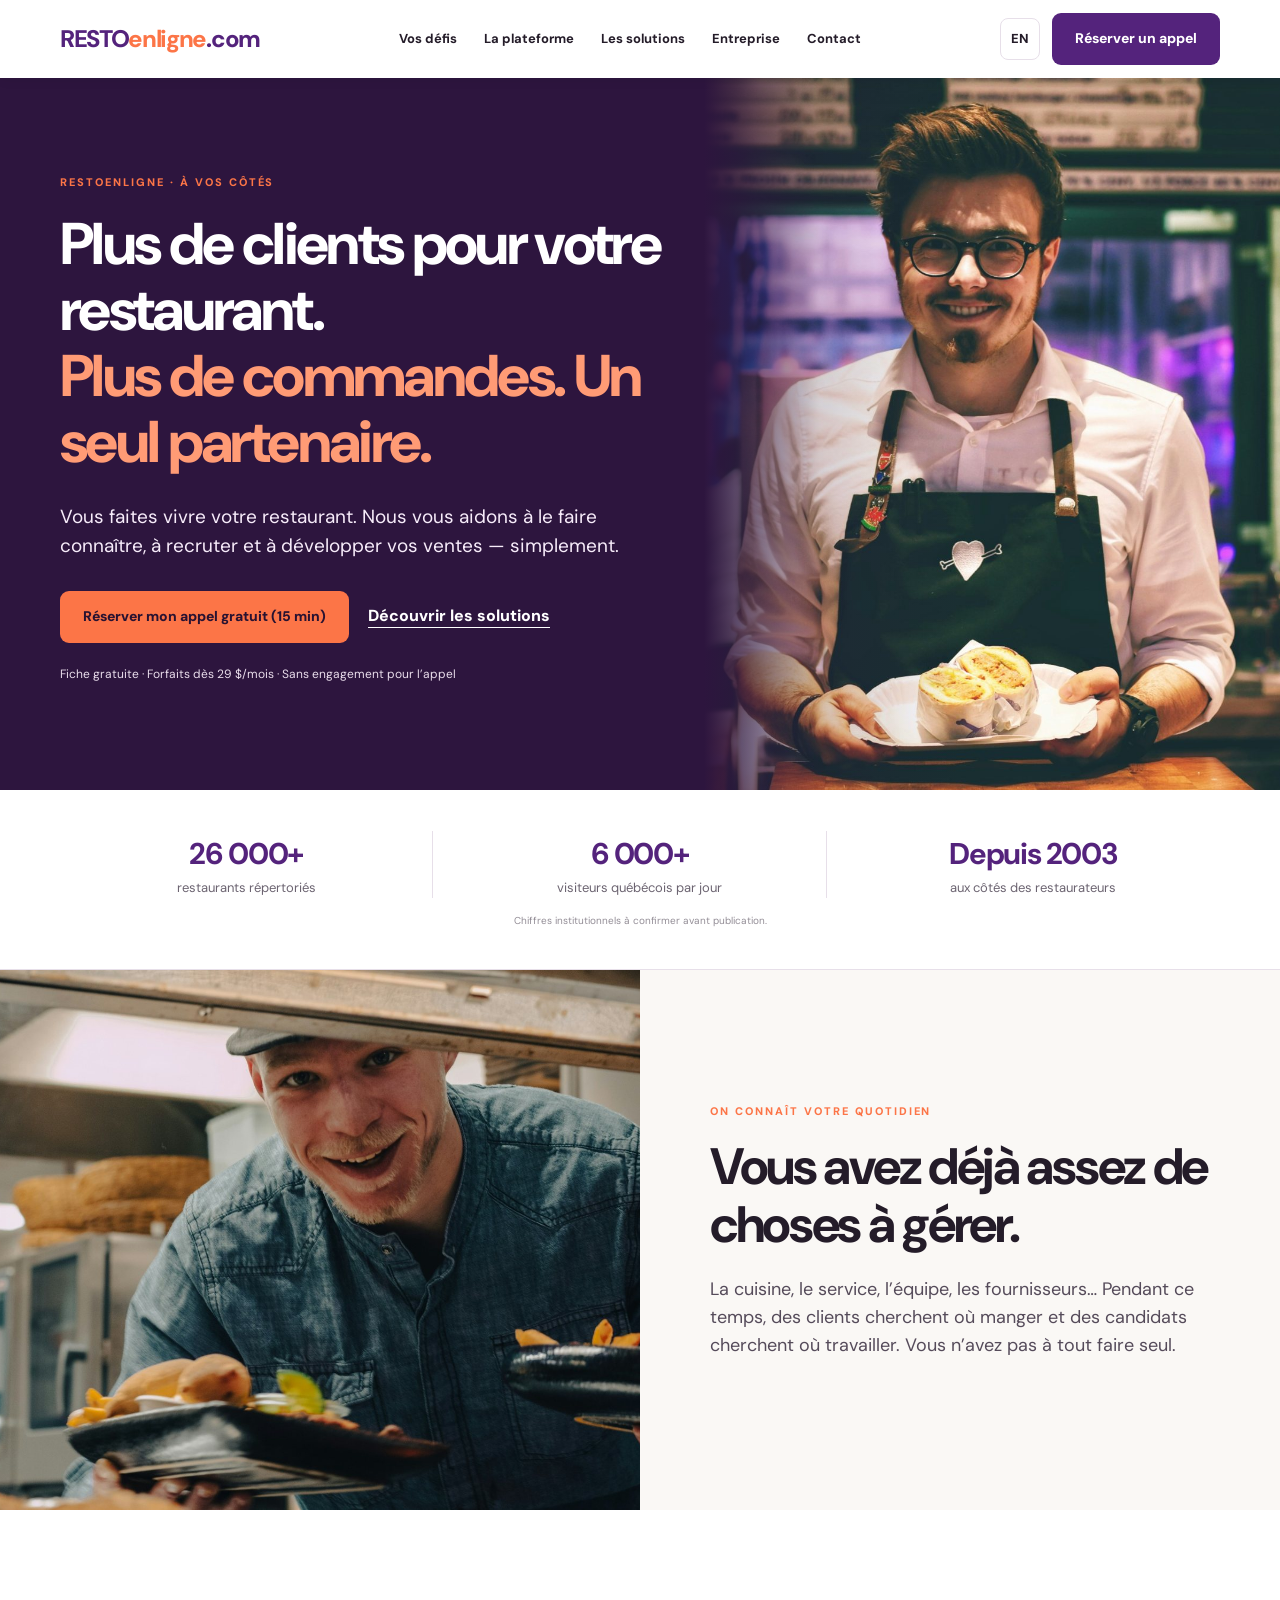
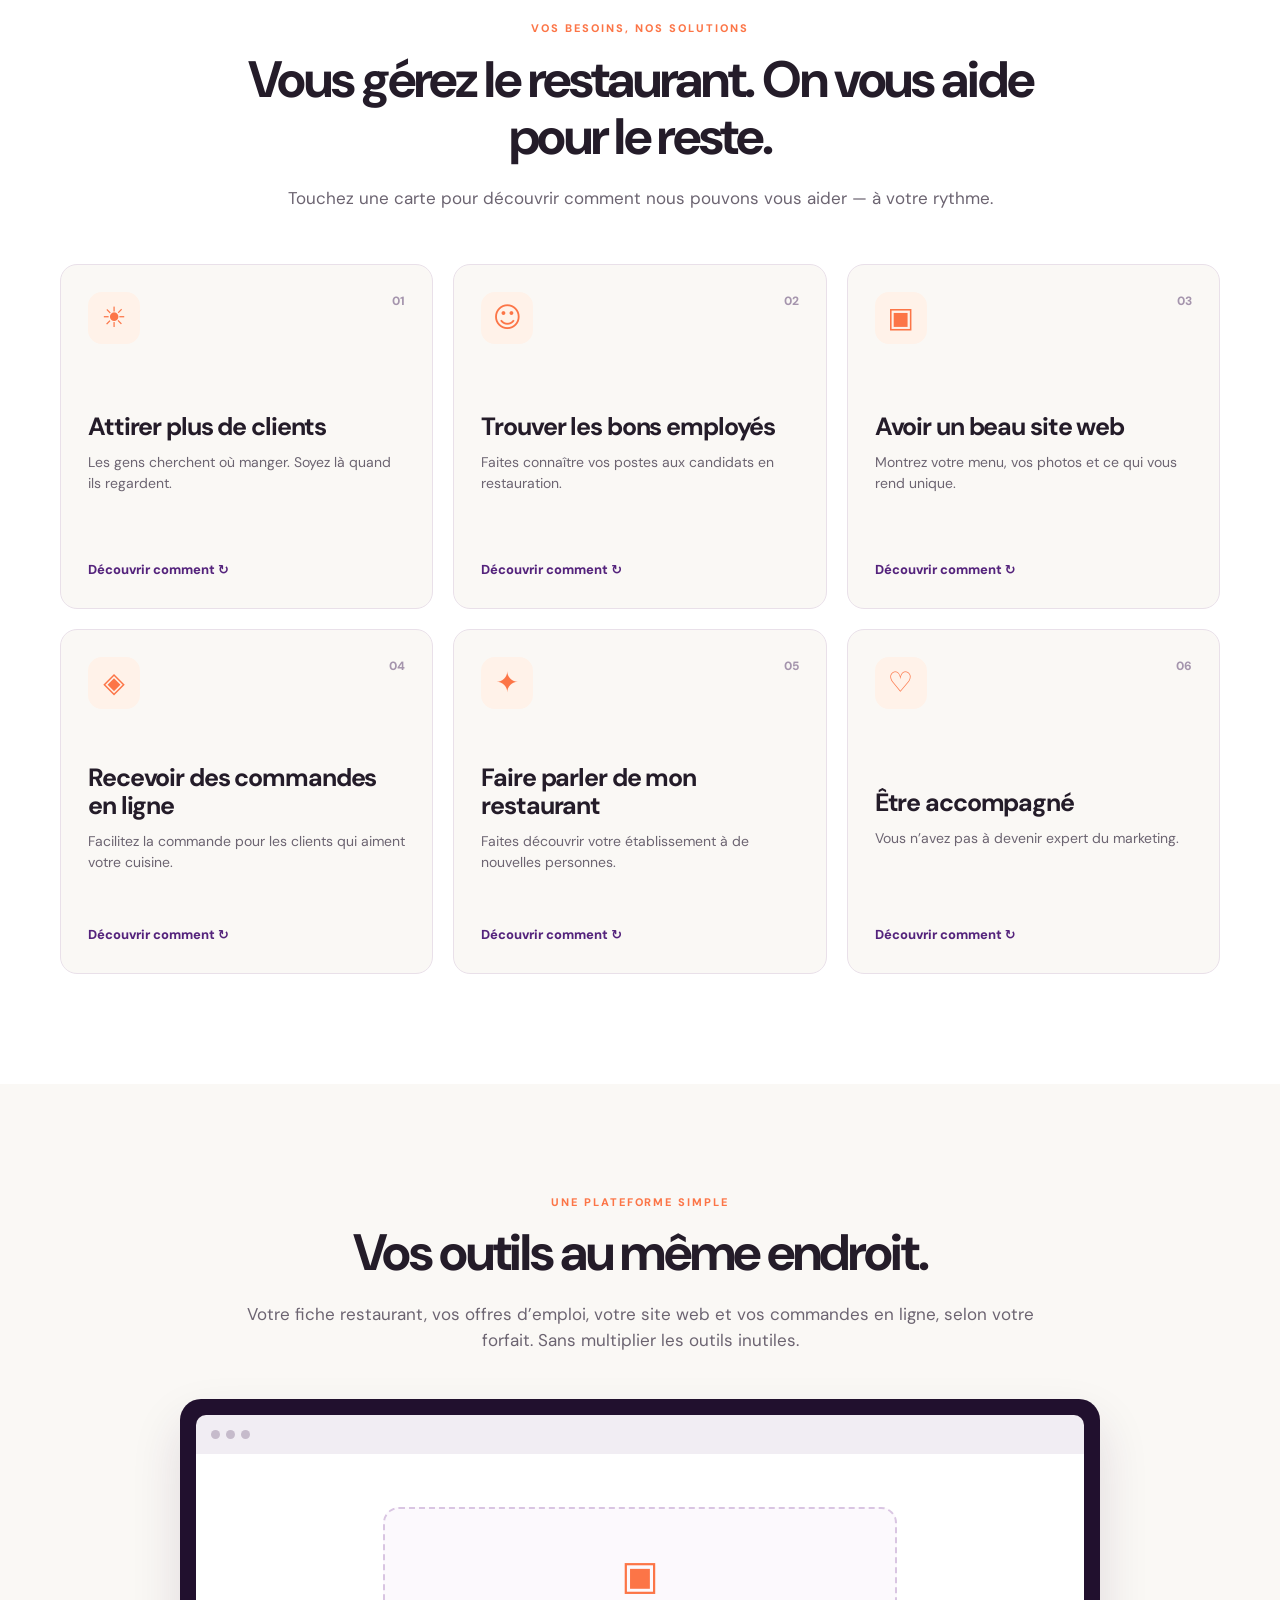
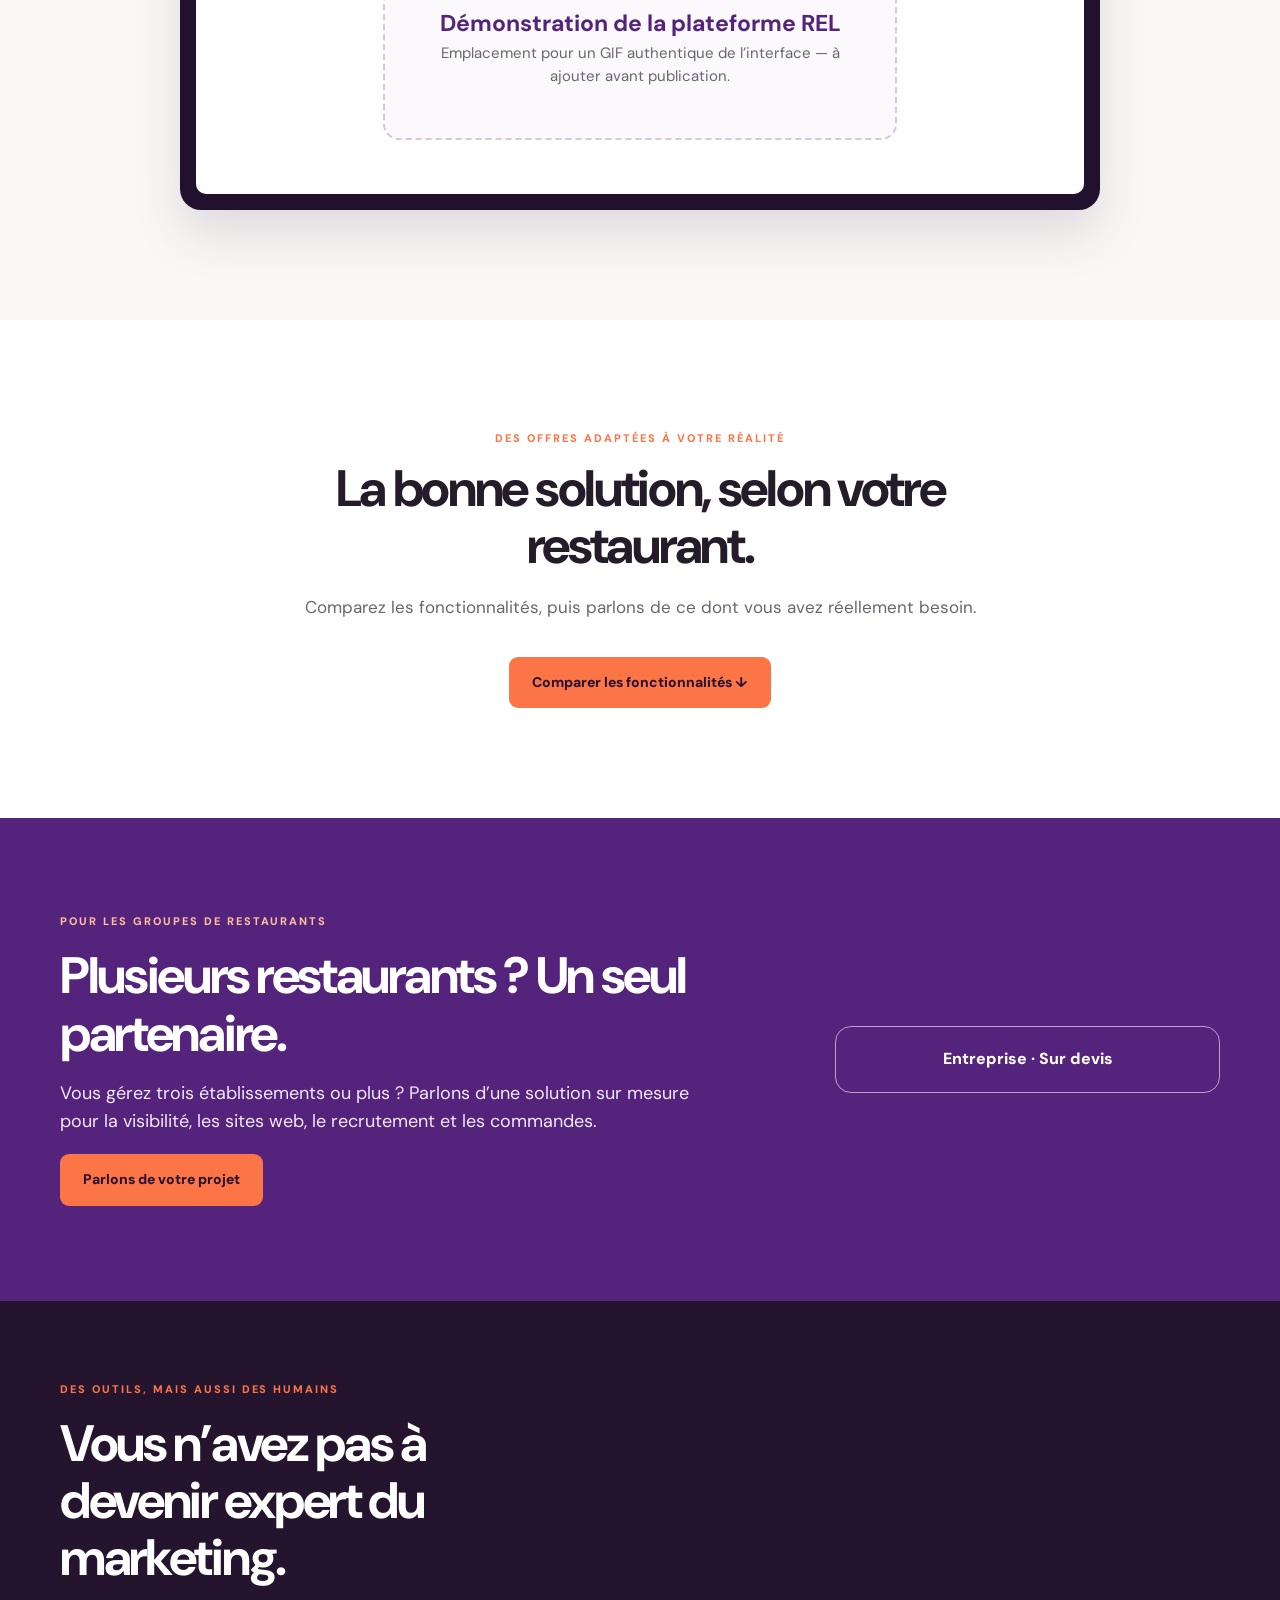
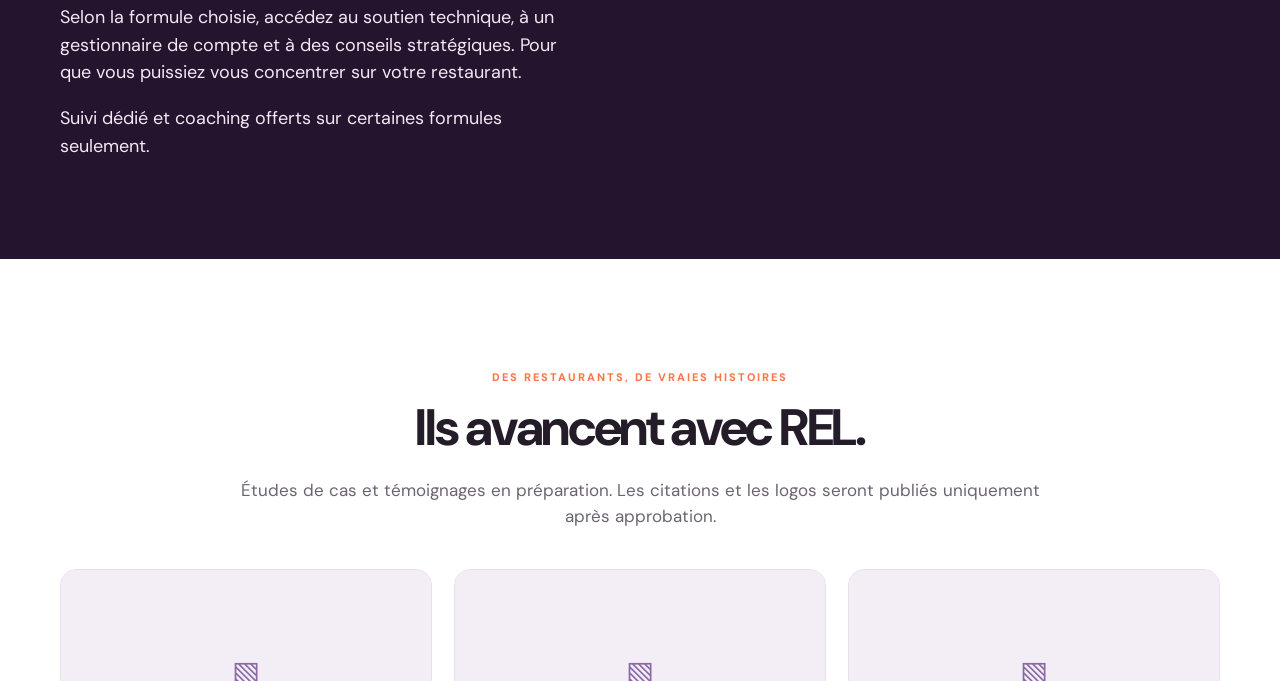
<file: index.html>
<!doctype html><html lang="fr-CA"><head><meta charset="utf-8"><meta name="robots" content="noindex,nofollow"><meta name="viewport" content="width=device-width,initial-scale=1"><title>RestoEnLigne — Landing page</title><meta http-equiv="refresh" content="0;url=fr/"></head><body><p><a href="fr/">Français</a> · <a href="en/">English</a></p></body></html>
</file>
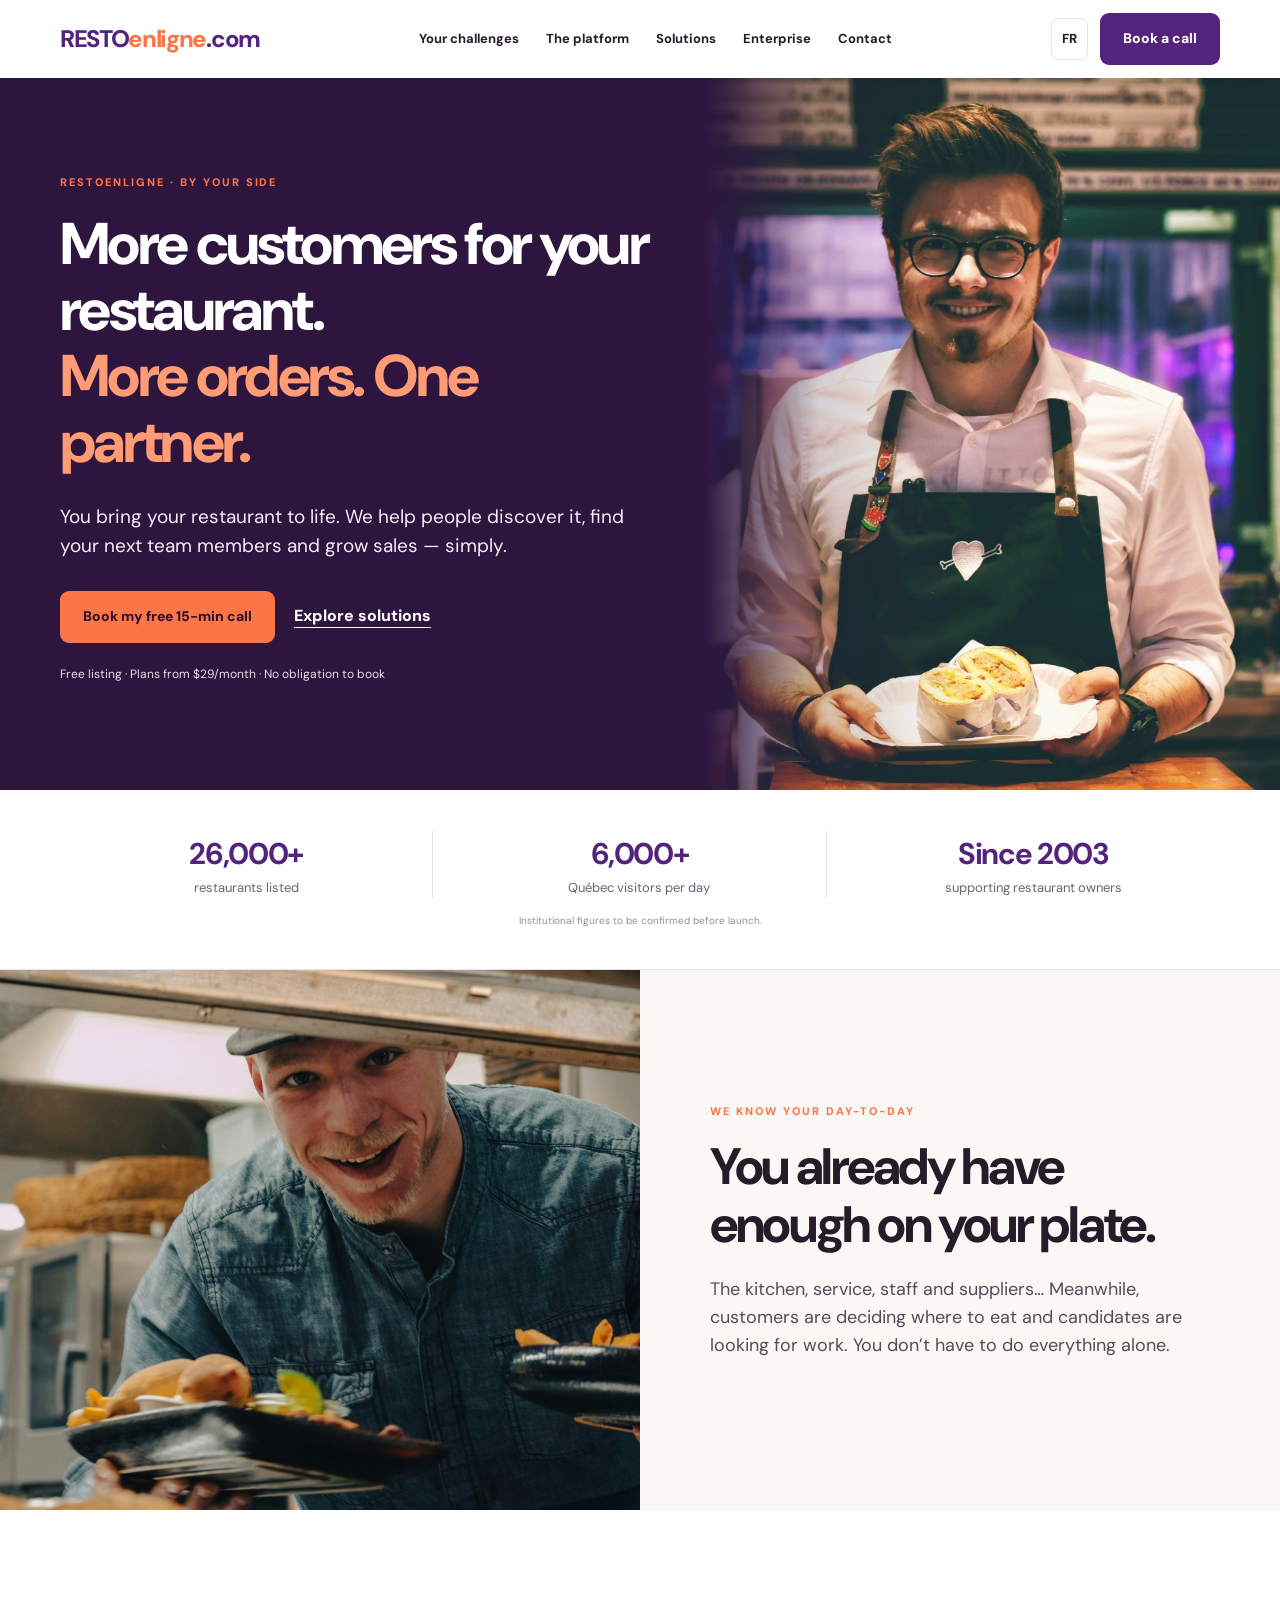
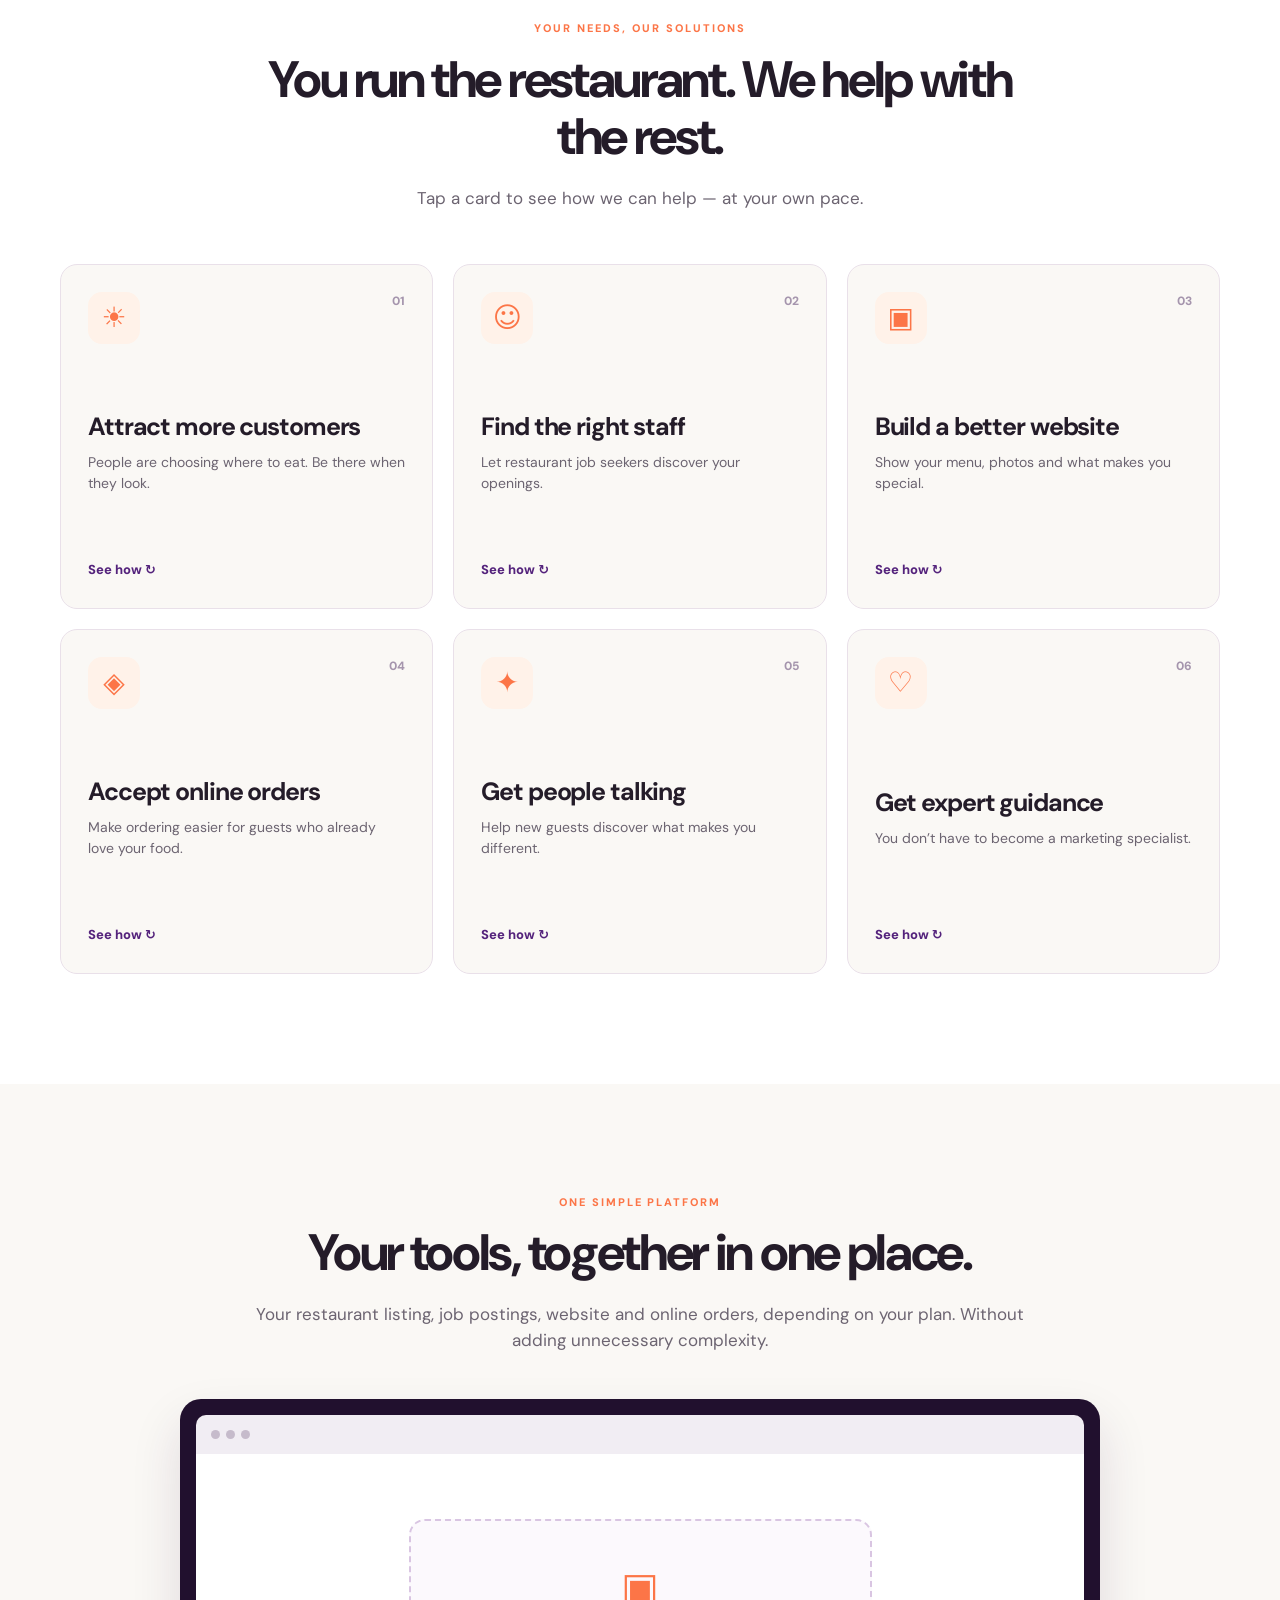
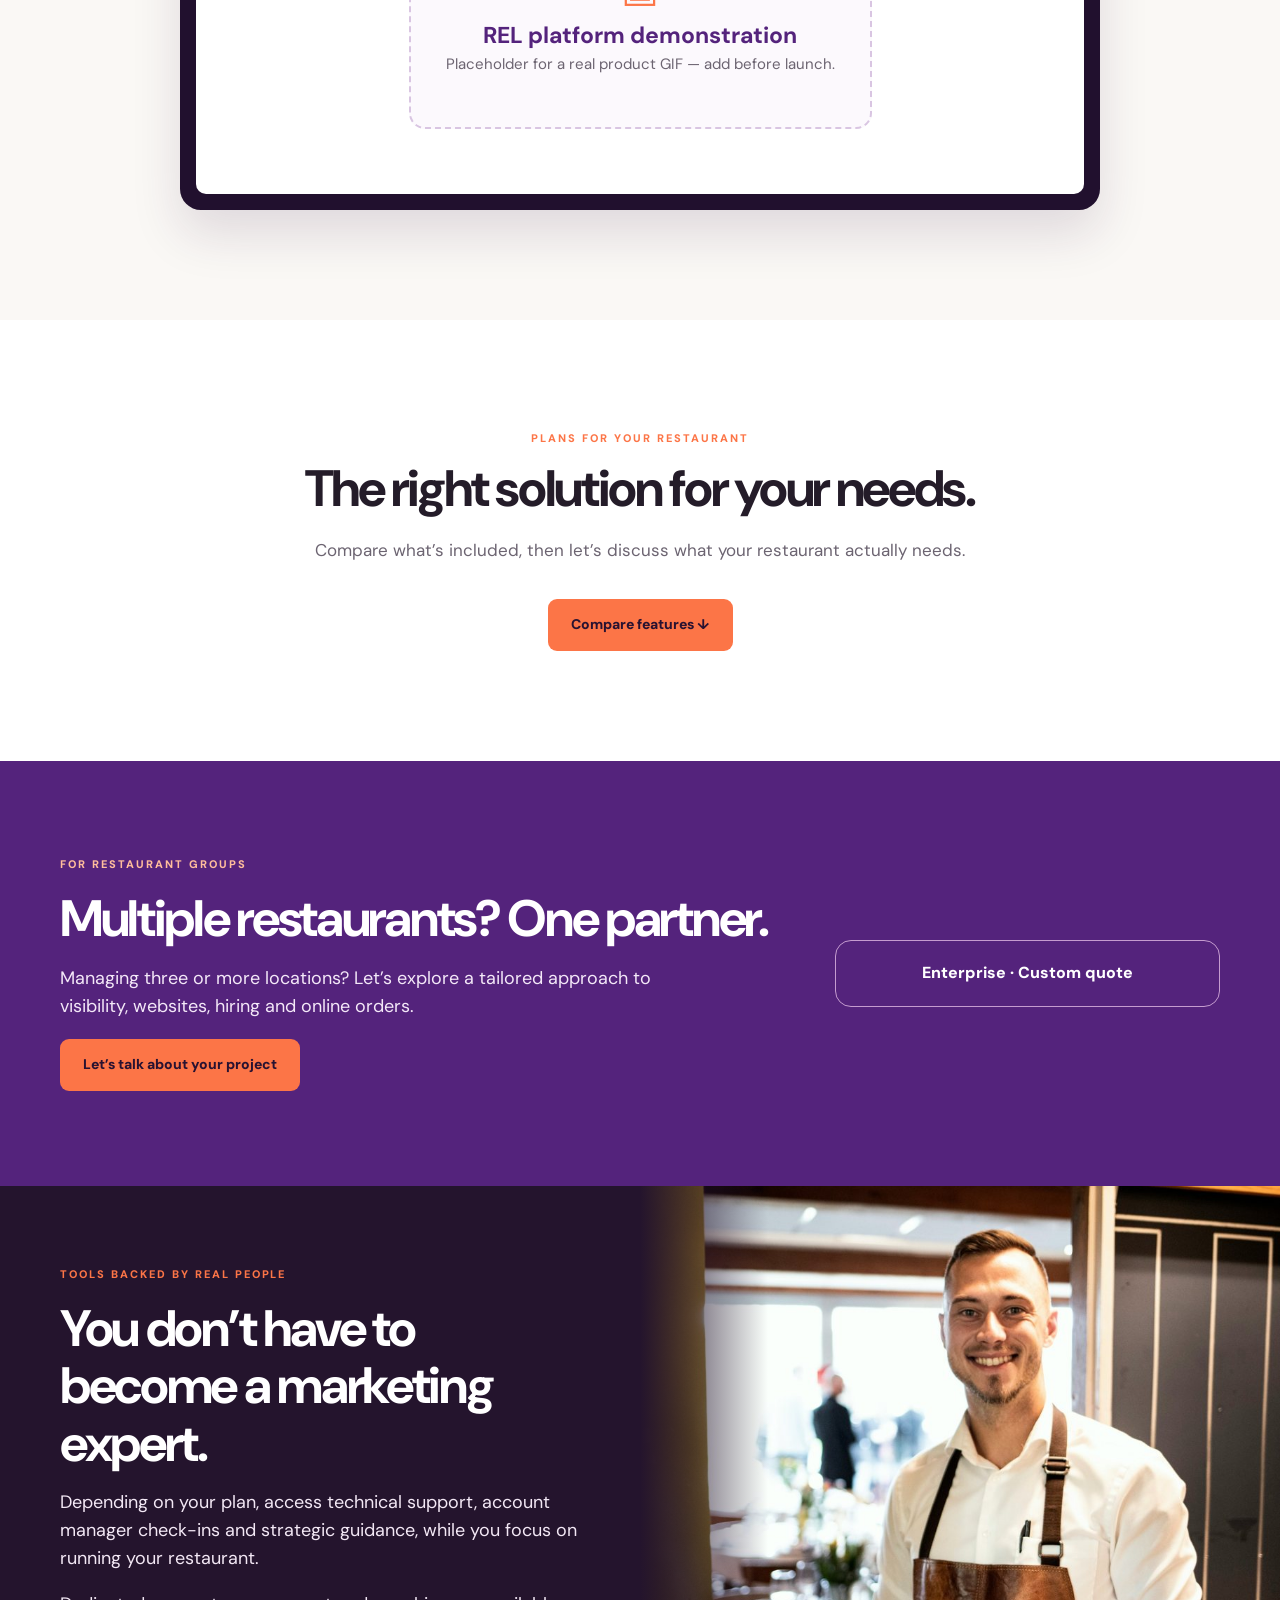
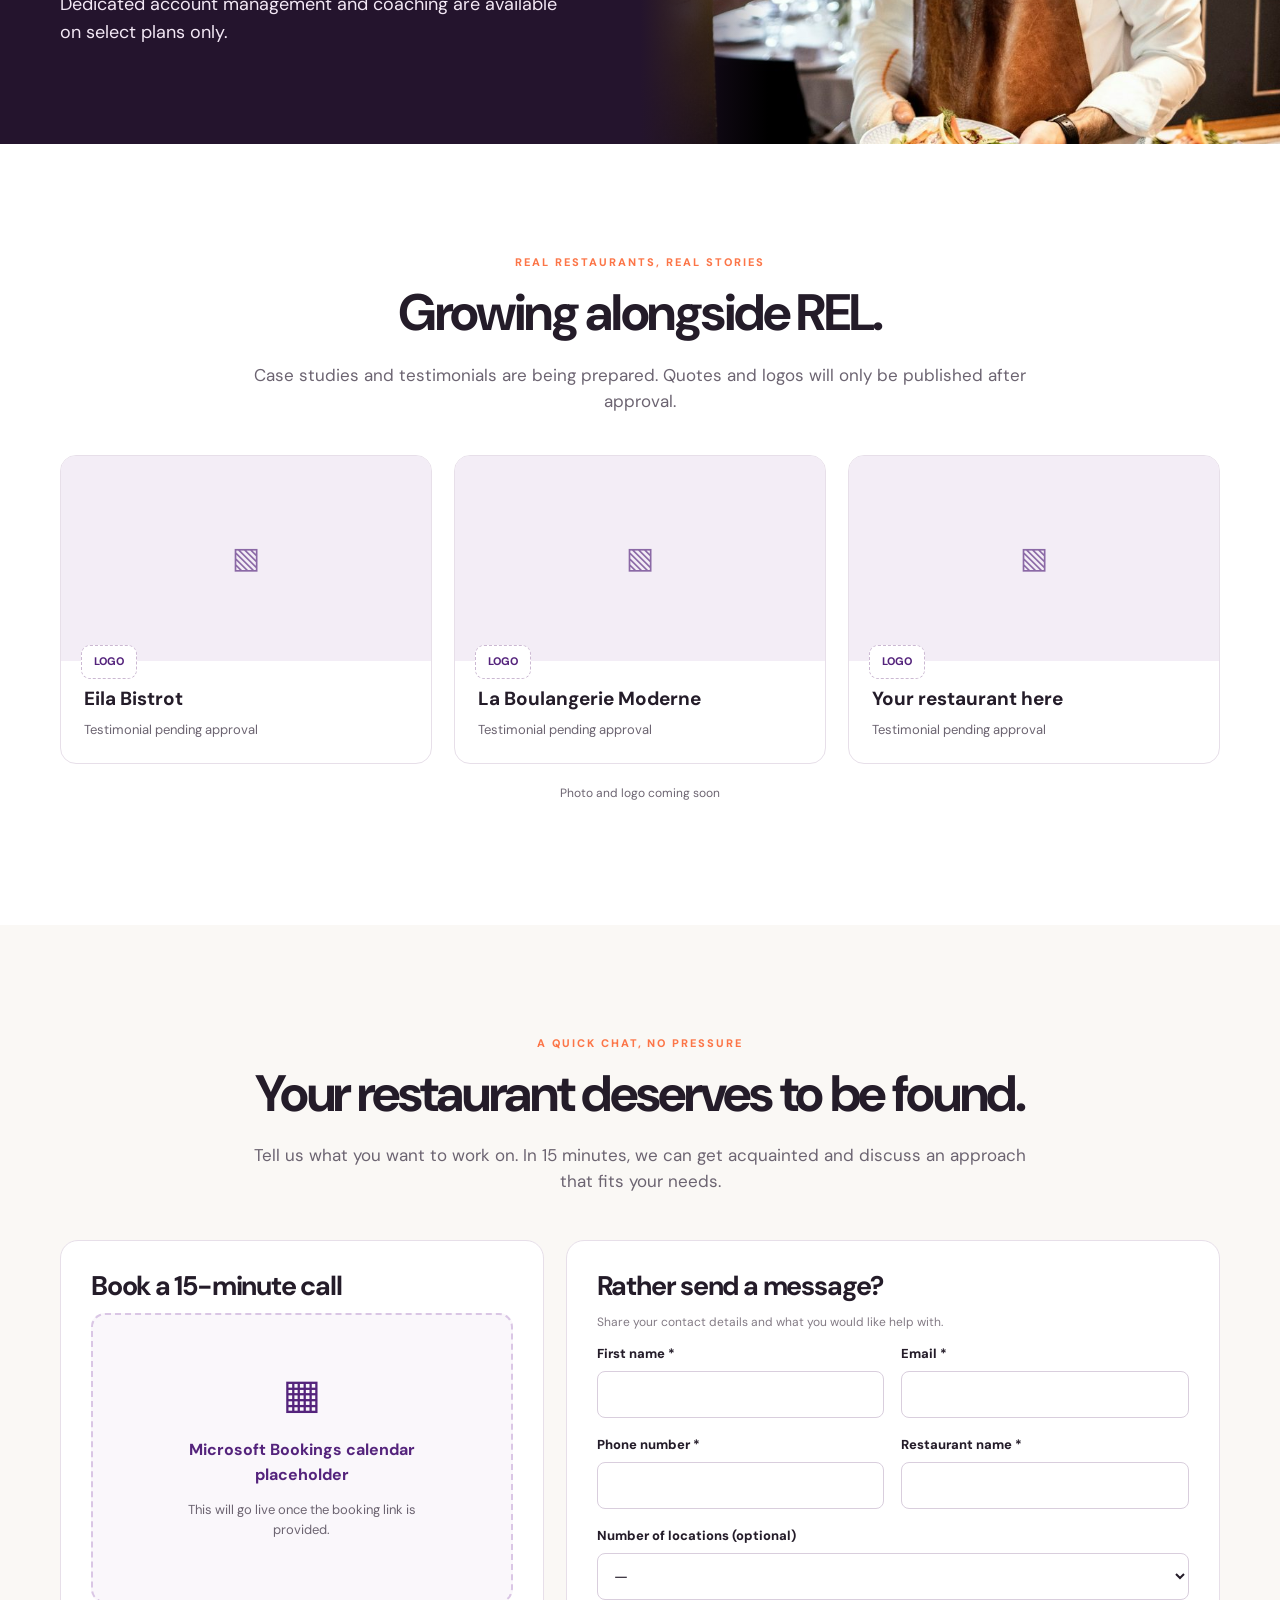
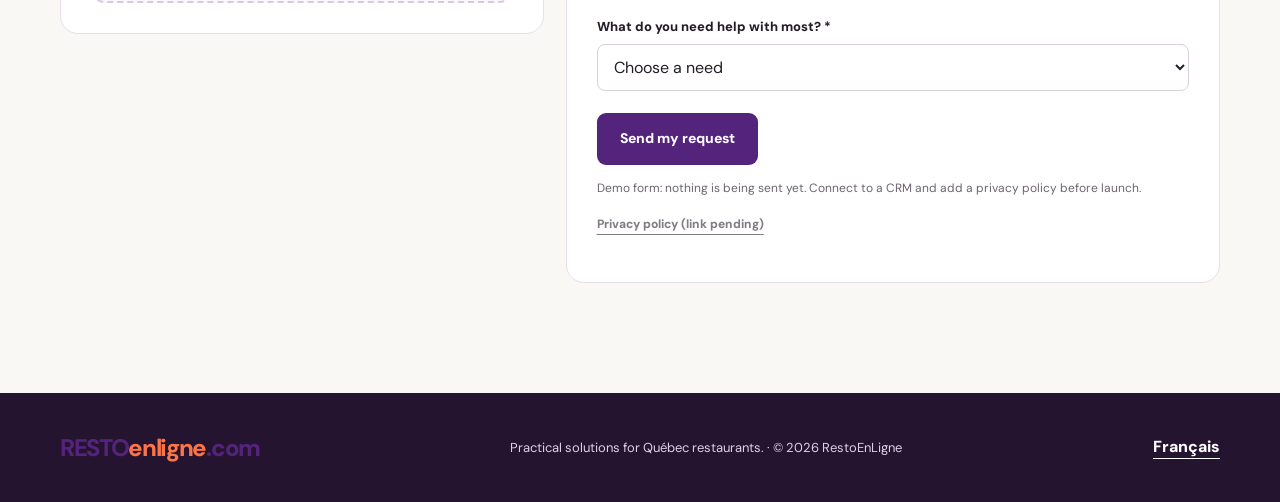
<file: en/index.html>
<!doctype html><html lang="en-CA"><head><meta charset="utf-8"><meta name="viewport" content="width=device-width,initial-scale=1"><meta name="theme-color" content="#54237C"><meta name="robots" content="noindex,nofollow"><title>Restaurant Visibility, Websites &amp; Online Ordering | RestoEnLigne</title><meta name="description" content="RestoEnLigne helps Québec restaurants with online visibility, hiring, restaurant websites and online orders. Free listing, plans from $29/month."><meta property="og:type" content="website"><meta property="og:title" content="Restaurant Visibility, Websites &amp; Online Ordering | RestoEnLigne"><meta property="og:description" content="RestoEnLigne helps Québec restaurants with online visibility, hiring, restaurant websites and online orders. Free listing, plans from $29/month."><link rel="stylesheet" href="../assets/styles.css"><link rel="preload" href="../assets/hero-restaurateur.jpg" as="image"><link rel="alternate" hreflang="fr-CA" href="https://restoenligne.com/restaurateurs/fr/"><link rel="alternate" hreflang="en-CA" href="https://restoenligne.com/restaurateurs/en/"><!-- Replace canonical/hreflang with actual deployment URLs when approved. Noindex stays on for review. --></head><body>
<a class="skip" href="#main">Skip to content</a><header class="header"><div class="nav container"><a class="logo" href="#top" aria-label="RestoEnLigne">RESTO<span>enligne</span>.com</a><nav class="links" id="navigation" aria-label="Main navigation"><a href="#defis">Your challenges</a><a href="#plateforme">The platform</a><a href="#solutions">Solutions</a><a href="#entreprise">Enterprise</a><a href="#contact">Contact</a></nav><div class="nav-right"><a class="lang" href="../fr/" hreflang="fr-CA">FR</a><a class="btn purple nav-cta" href="#contact">Book a call</a><button class="menu-button" type="button" aria-expanded="false" aria-controls="navigation" aria-label="Menu">☰</button></div></div></header>
<main id="main"><section id="top" class="hero"><div class="hero-grid"><div class="hero-copy"><div class="eyebrow">RestoEnLigne · by your side</div><h1>More customers for your restaurant.<em>More orders. One partner.</em></h1><p class="hero-desc">You bring your restaurant to life. We help people discover it, find your next team members and grow sales — simply.</p><div class="hero-actions"><a class="btn orange" href="#contact">Book my free 15-min call</a><a class="text-link" href="#defis">Explore solutions</a></div><p class="hero-note">Free listing · Plans from $29/month · No obligation to book</p></div><div class="hero-photo"><img src="../assets/hero-restaurateur.jpg" alt="Smiling restaurant worker behind the counter" fetchpriority="high"></div></div></section>
<section class="stats" aria-label="RestoEnLigne"><div class="container"><div class="stats-grid"><div class="stat"><strong>26,000+</strong><span>restaurants listed</span></div><div class="stat"><strong>6,000+</strong><span>Québec visitors per day</span></div><div class="stat"><strong>Since 2003</strong><span>supporting restaurant owners</span></div></div><p class="internal">Institutional figures to be confirmed before launch.</p></div></section>
<section class="split-band" id="defis"><div class="photo"><img src="../assets/cuisine-commandes.jpg" alt="Restaurant worker preparing food in a kitchen" loading="lazy"></div><div class="copy"><div class="eyebrow">We know your day-to-day</div><h2>You already have enough on your plate.</h2><p>The kitchen, service, staff and suppliers… Meanwhile, customers are deciding where to eat and candidates are looking for work. You don’t have to do everything alone.</p></div></section>
<section class="section cards-section" id="solutions"><div class="container"><div class="intro"><div class="eyebrow">Your needs, our solutions</div><h2>You run the restaurant. We help with the rest.</h2><p>Tap a card to see how we can help — at your own pace.</p></div><div class="cards-grid"><article class="flip" id="card-clients"><div class="flip-inner"><div class="face front"><div class="card-top"><span class="card-icon" aria-hidden="true">☀</span><span class="card-num">01</span></div><div><h3>Attract more customers</h3><p>People are choosing where to eat. Be there when they look.</p></div><span class="card-action">See how ↻</span></div><div class="face back"><div><small>A solution worth considering</small><div class="plan">Essential · Spotlight</div><h3>Help customers discover you online.</h3><p>An optimized RestoEnLigne listing helps people find your restaurant. Spotlight offers a free basic listing to get started.</p></div><span class="card-action">Back ↻</span></div></div><button class="flip-button" type="button" aria-pressed="false" aria-label="Attract more customers — See how"></button><a href="#contact" data-need="clients" class="card-link" aria-label="Let’s talk: Attract more customers">Let’s talk ↗</a></article><article class="flip" id="card-staff"><div class="flip-inner"><div class="face front"><div class="card-top"><span class="card-icon" aria-hidden="true">☺</span><span class="card-num">02</span></div><div><h3>Find the right staff</h3><p>Let restaurant job seekers discover your openings.</p></div><span class="card-action">See how ↻</span></div><div class="face back"><div><small>A solution worth considering</small><div class="plan">Essential</div><h3>Your job openings, easier to find.</h3><p>Publish job postings on RestoEnLigne so they can be discovered through search engines, subject to indexing criteria.</p></div><span class="card-action">Back ↻</span></div></div><button class="flip-button" type="button" aria-pressed="false" aria-label="Find the right staff — See how"></button><a href="#contact" data-need="staff" class="card-link" aria-label="Let’s talk: Find the right staff">Let’s talk ↗</a></article><article class="flip" id="card-website"><div class="flip-inner"><div class="face front"><div class="card-top"><span class="card-icon" aria-hidden="true">▣</span><span class="card-num">03</span></div><div><h3>Build a better website</h3><p>Show your menu, photos and what makes you special.</p></div><span class="card-action">See how ↻</span></div><div class="face back"><div><small>A solution worth considering</small><div class="plan">Visibility</div><h3>A website worthy of your food.</h3><p>A custom restaurant website featuring your menu, photos and all the information customers need.</p></div><span class="card-action">Back ↻</span></div></div><button class="flip-button" type="button" aria-pressed="false" aria-label="Build a better website — See how"></button><a href="#contact" data-need="website" class="card-link" aria-label="Let’s talk: Build a better website">Let’s talk ↗</a></article><article class="flip" id="card-orders"><div class="flip-inner"><div class="face front"><div class="card-top"><span class="card-icon" aria-hidden="true">◈</span><span class="card-num">04</span></div><div><h3>Accept online orders</h3><p>Make ordering easier for guests who already love your food.</p></div><span class="card-action">See how ↻</span></div><div class="face back"><div><small>A solution worth considering</small><div class="plan">Performance</div><h3>Make direct ordering easier.</h3><p>A dedicated restaurant page and an online ordering module. A 10% fee applies to online orders.</p></div><span class="card-action">Back ↻</span></div></div><button class="flip-button" type="button" aria-pressed="false" aria-label="Accept online orders — See how"></button><a href="#contact" data-need="orders" class="card-link" aria-label="Let’s talk: Accept online orders">Let’s talk ↗</a></article><article class="flip" id="card-marketing"><div class="flip-inner"><div class="face front"><div class="card-top"><span class="card-icon" aria-hidden="true">✦</span><span class="card-num">05</span></div><div><h3>Get people talking</h3><p>Help new guests discover what makes you different.</p></div><span class="card-action">See how ↻</span></div><div class="face back"><div><small>A solution worth considering</small><div class="plan">All-in-One · let’s discuss</div><h3>Put your restaurant in the spotlight.</h3><p>Promotional pages are included with All-in-One. Local marketing and creator partnerships can be discussed based on your goals.</p></div><span class="card-action">Back ↻</span></div></div><button class="flip-button" type="button" aria-pressed="false" aria-label="Get people talking — See how"></button><a href="#contact" data-need="marketing" class="card-link" aria-label="Let’s talk: Get people talking">Let’s talk ↗</a></article><article class="flip" id="card-coaching"><div class="flip-inner"><div class="face front"><div class="card-top"><span class="card-icon" aria-hidden="true">♡</span><span class="card-num">06</span></div><div><h3>Get expert guidance</h3><p>You don’t have to become a marketing specialist.</p></div><span class="card-action">See how ↻</span></div><div class="face back"><div><small>A solution worth considering</small><div class="plan">Select annual plans</div><h3>Useful tools, real people.</h3><p>Chat and email support starting with Essential. Account management and coaching are available on select annual plans only.</p></div><span class="card-action">Back ↻</span></div></div><button class="flip-button" type="button" aria-pressed="false" aria-label="Get expert guidance — See how"></button><a href="#contact" data-need="coaching" class="card-link" aria-label="Let’s talk: Get expert guidance">Let’s talk ↗</a></article></div></div></section>
<section class="section product" id="plateforme"><div class="container"><div class="intro"><div class="eyebrow">One simple platform</div><h2>Your tools, together in one place.</h2><p>Your restaurant listing, job postings, website and online orders, depending on your plan. Without adding unnecessary complexity.</p></div><div class="mock-browser"><div class="mock-bar"><span class="mock-dot"></span><span class="mock-dot"></span><span class="mock-dot"></span></div><div class="mock-screen"><div class="gif-placeholder"><div style="font-size:40px;color:var(--orange)" aria-hidden="true">▣</div><strong>REL platform demonstration</strong><p>Placeholder for a real product GIF — add before launch.</p></div></div></div></div></section>
<section class="section compare" id="comparateur"><div class="container"><div class="intro"><div class="eyebrow">Plans for your restaurant</div><h2>The right solution for your needs.</h2><p>Compare what’s included, then let’s discuss what your restaurant actually needs.</p></div><details><summary><span class="btn orange">Compare features ↓</span></summary><div class="table-scroll" role="region" tabindex="0" aria-label="The right solution for your needs."><table><thead><tr><th scope="col">Features</th><th scope="col" class="">Spotlight</th><th scope="col" class="">Essential</th><th scope="col" class="">Visibility</th><th scope="col" class="">Performance</th><th scope="col" class="featured">All-in-One</th><th scope="col" class="">Enterprise</th></tr></thead><tbody><tr><th scope="row">RestoEnLigne listing</th><td class=""><span class=check aria-label=Included>✓</span></td><td class=""><span class=check aria-label=Included>✓</span></td><td class=""><span class=check aria-label=Included>✓</span></td><td class=""><span class=check aria-label=Included>✓</span></td><td class="featured"><span class=check aria-label=Included>✓</span></td><td class="">Custom</td></tr><tr><th scope="row">Online visibility</th><td class="">—</td><td class=""><span class=check aria-label=Included>✓</span></td><td class=""><span class=check aria-label=Included>✓</span></td><td class="">—</td><td class="featured"><span class=check aria-label=Included>✓</span></td><td class="">Custom</td></tr><tr><th scope="row">Job postings</th><td class="">—</td><td class="">Included</td><td class="">Unlimited + promoted</td><td class="">—</td><td class="featured">Unlimited + promoted</td><td class="">Custom</td></tr><tr><th scope="row">Custom website</th><td class="">—</td><td class="">—</td><td class=""><span class=check aria-label=Included>✓</span></td><td class="">—</td><td class="featured"><span class=check aria-label=Included>✓</span></td><td class="">Custom</td></tr><tr><th scope="row">Promotional pages</th><td class="">—</td><td class="">—</td><td class="">—</td><td class="">—</td><td class="featured"><span class=check aria-label=Included>✓</span></td><td class="">Custom</td></tr><tr><th scope="row">Online ordering</th><td class="">—</td><td class="">—</td><td class="">—</td><td class=""><span class=check aria-label=Included>✓</span></td><td class="featured"><span class=check aria-label=Included>✓</span></td><td class="">Custom</td></tr><tr><th scope="row">Chat and email support</th><td class="">—</td><td class=""><span class=check aria-label=Included>✓</span></td><td class=""><span class=check aria-label=Included>✓</span></td><td class="">To confirm</td><td class="featured"><span class=check aria-label=Included>✓</span></td><td class="">Custom</td></tr><tr><th scope="row">Annual-plan guidance</th><td class="">—</td><td class="">REL Academy</td><td class="">Quarterly check-in</td><td class="">—</td><td class="featured">Monthly check-ins + quarterly coaching</td><td class="">Custom</td></tr></tbody></table></div><p class="compare-foot">A 10% fee applies to online orders. Exact plan terms are confirmed during your call.</p></details></div></section>
<section class="enterprise" id="entreprise"><div class="container enterprise-grid"><div><div class="eyebrow" style="color:#ffbe9c">For restaurant groups</div><h2>Multiple restaurants? One partner.</h2><p>Managing three or more locations? Let’s explore a tailored approach to visibility, websites, hiring and online orders.</p><a class="btn orange" href="#contact">Let’s talk about your project</a></div><div class="enterprise-pill">Enterprise · Custom quote</div></div></section>
<section class="human"><div class="human-copy"><div class="eyebrow">Tools backed by real people</div><h2>You don’t have to become a marketing expert.</h2><p>Depending on your plan, access technical support, account manager check-ins and strategic guidance, while you focus on running your restaurant.</p><p class="footnote">Dedicated account management and coaching are available on select plans only.</p></div><div class="human-photo"><img src="../assets/service-equipe.jpg" alt="Restaurant staff member in the dining area" loading="lazy"></div></section>
<section class="section stories" id="temoignages" data-status="placeholder"><div class="container"><div class="intro"><div class="eyebrow">Real restaurants, real stories</div><h2>Growing alongside REL.</h2><p>Case studies and testimonials are being prepared. Quotes and logos will only be published after approval.</p></div><div class="stories-grid"><article class="story"><div class="story-photo" role="img" aria-label="Photo and logo coming soon"><span class="photo-icon" aria-hidden="true">▧</span><div class="logo-slot">LOGO</div></div><div class="story-body"><strong>Eila Bistrot</strong><p>Testimonial pending approval</p></div></article><article class="story"><div class="story-photo" role="img" aria-label="Photo and logo coming soon"><span class="photo-icon" aria-hidden="true">▧</span><div class="logo-slot">LOGO</div></div><div class="story-body"><strong>La Boulangerie Moderne</strong><p>Testimonial pending approval</p></div></article><article class="story"><div class="story-photo" role="img" aria-label="Photo and logo coming soon"><span class="photo-icon" aria-hidden="true">▧</span><div class="logo-slot">LOGO</div></div><div class="story-body"><strong>Your restaurant here</strong><p>Testimonial pending approval</p></div></article></div><p class="stories-note">Photo and logo coming soon</p></div></section>
<section class="section contact" id="contact"><div class="container"><div class="intro"><div class="eyebrow">A quick chat, no pressure</div><h2>Your restaurant deserves to be found.</h2><p>Tell us what you want to work on. In 15 minutes, we can get acquainted and discuss an approach that fits your needs.</p></div><div class="contact-grid"><div class="contact-panel"><h3>Book a 15-minute call</h3><div class="booking-placeholder"><span aria-hidden="true">▦</span><strong>Microsoft Bookings calendar placeholder</strong><p>This will go live once the booking link is provided.</p></div></div><div class="contact-panel"><h3>Rather send a message?</h3><p class="footnote">Share your contact details and what you would like help with.</p><form id="contact-form"><div class="form-grid"><div class="field"><label for="first">First name *</label><input id="first" name="first" required autocomplete="given-name" maxlength="80"></div><div class="field"><label for="email">Email *</label><input id="email" name="email" type="email" required autocomplete="email" maxlength="254"></div><div class="field"><label for="phone">Phone number *</label><input id="phone" name="phone" type="tel" inputmode="tel" autocomplete="tel" pattern="[+0-9 ()-]{7,24}" title="7 to 24 characters: numbers, +, spaces, parentheses and dashes" required></div><div class="field"><label for="restaurant">Restaurant name *</label><input id="restaurant" name="restaurant" required maxlength="130" autocomplete="organization"></div><div class="field wide"><label for="locations">Number of locations (optional)</label><select id="locations" name="locations"><option value="">—</option><option>1</option><option>2</option><option>3–5</option><option>6+</option></select></div><div class="field wide"><label for="need">What do you need help with most? *</label><select id="need" name="need" required><option value="">Choose a need</option><option value="clients">Attract more customers</option><option value="staff">Find restaurant staff</option><option value="website">Create or improve my website</option><option value="orders">Accept online orders</option><option value="marketing">Get people talking about my restaurant</option><option value="coaching">Get coaching / guidance</option><option value="multiple">Several needs</option><option value="other">Other</option></select></div><div class="field wide hidden" id="other-wrap"><label for="other">Tell us more</label><textarea id="other" name="other"></textarea></div></div><button class="btn purple" type="submit" style="margin-top:22px">Send my request</button><p class="privacy-note">Demo form: nothing is being sent yet. Connect to a CRM and add a privacy policy before launch.</p><p><a class="text-link footnote" href="#" aria-disabled="true" onclick="return false">Privacy policy (link pending)</a></p><p id="form-msg" tabindex="-1" hidden class="form-msg" role="status">Demo form only: your message has not been sent.</p></form></div></div></div></section></main>
<footer class="footer"><div class="container"><a class="logo" href="#top">RESTO<span>enligne</span>.com</a><p>Practical solutions for Québec restaurants. · © 2026 RestoEnLigne</p><a href="../fr/" class="text-link">Français</a></div></footer><script src="../assets/site.js" defer></script></body></html>
</file>
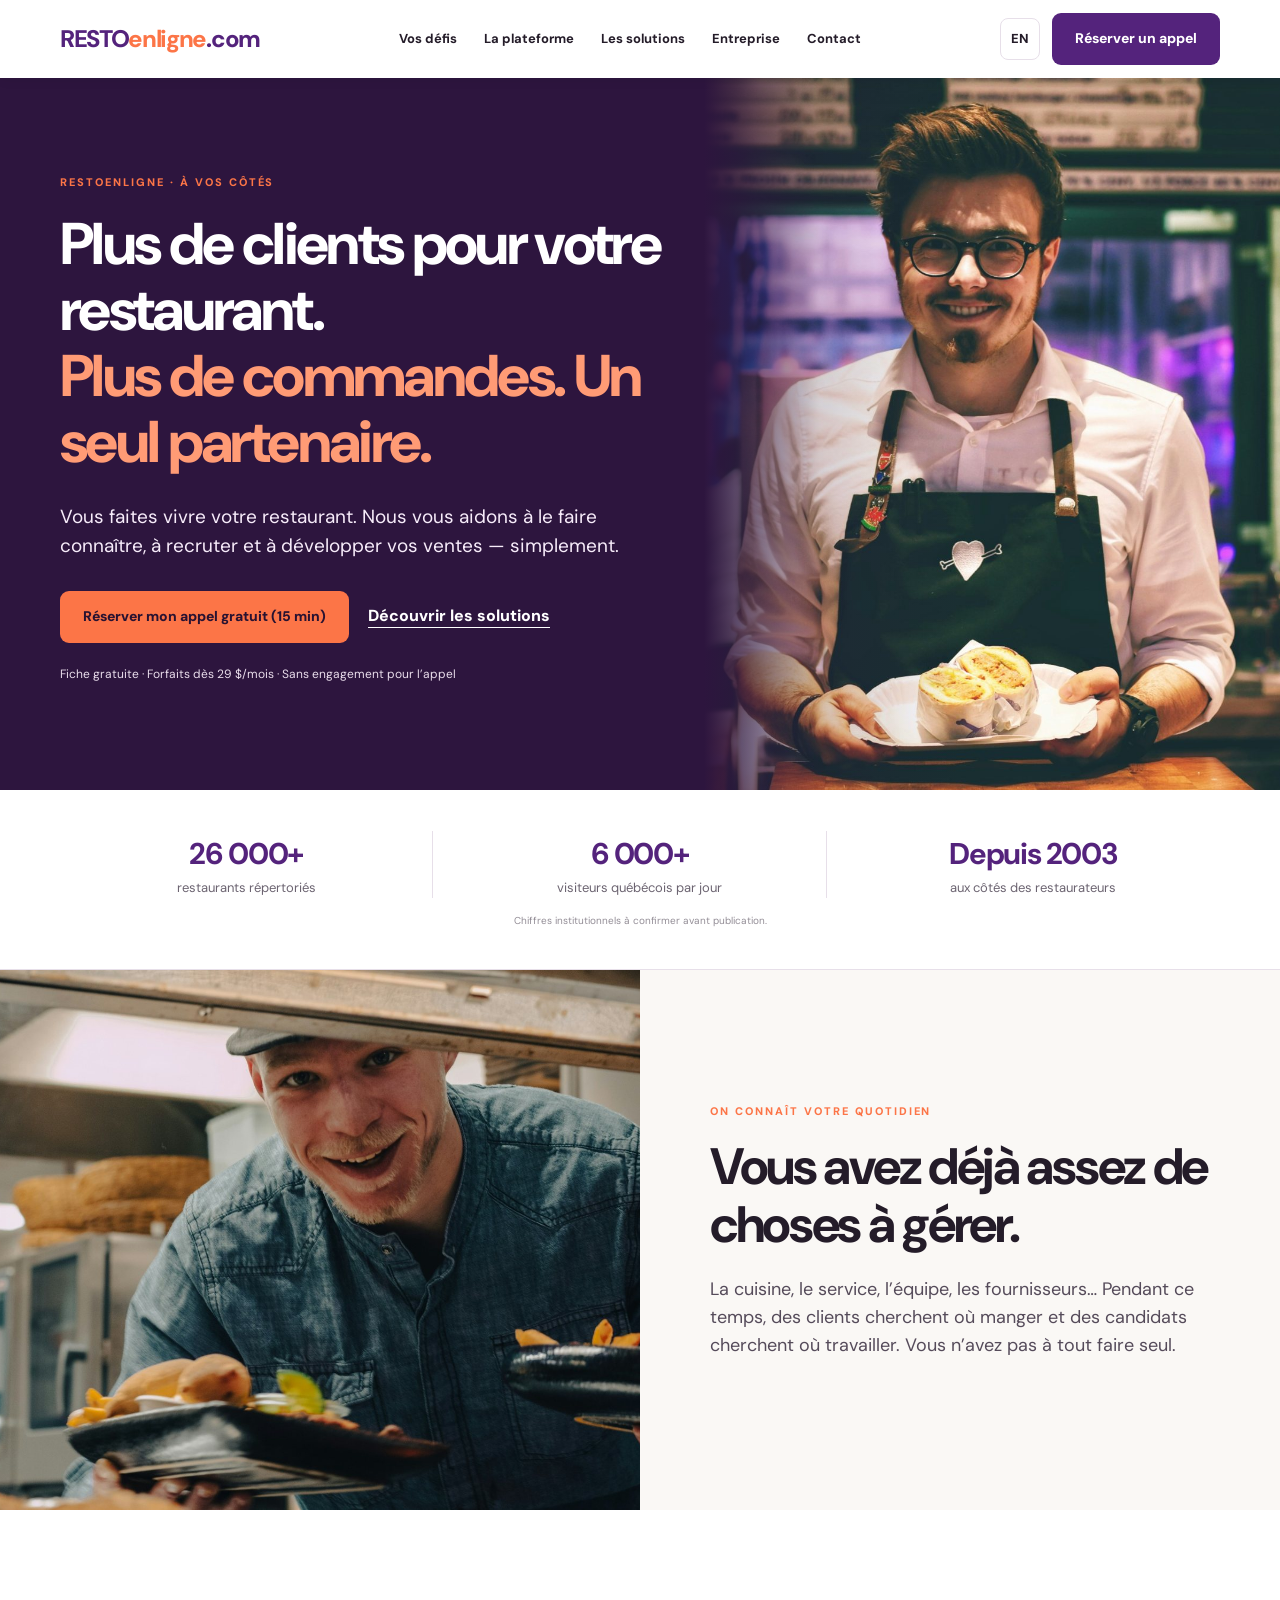
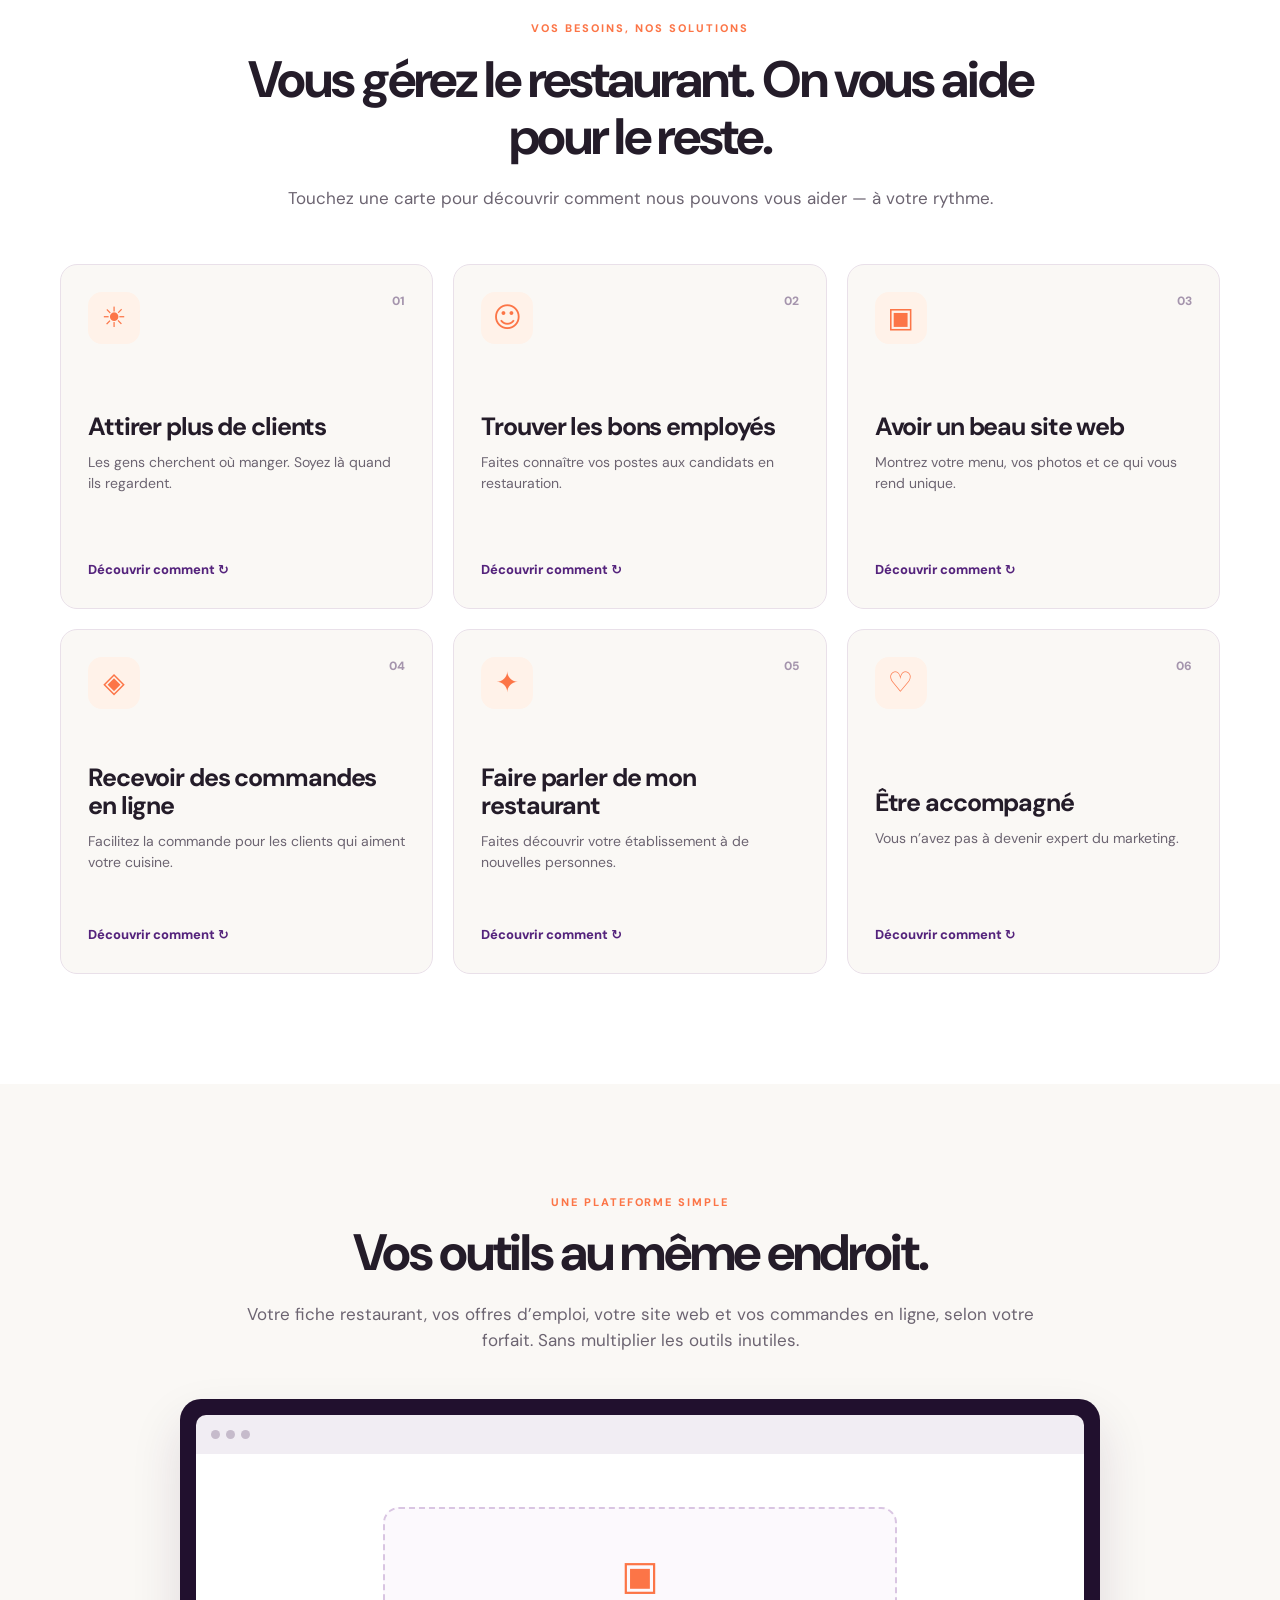
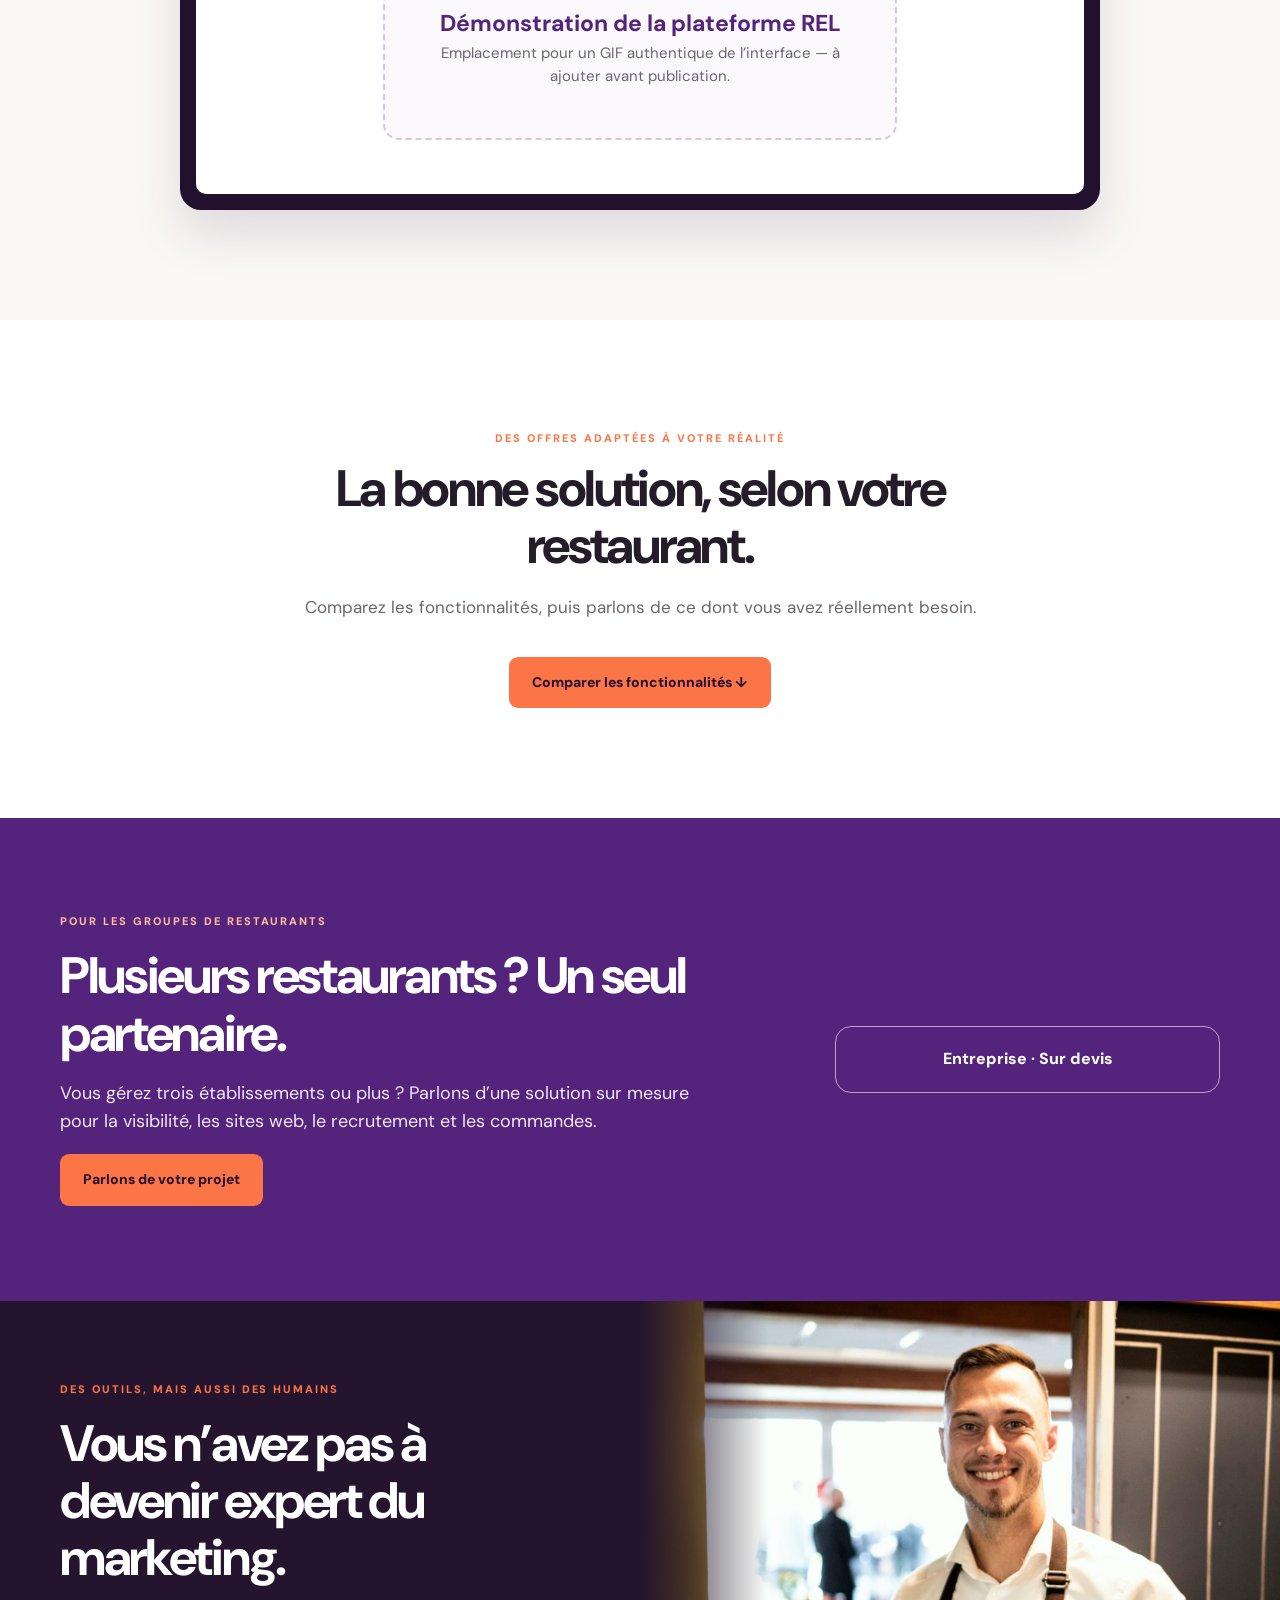
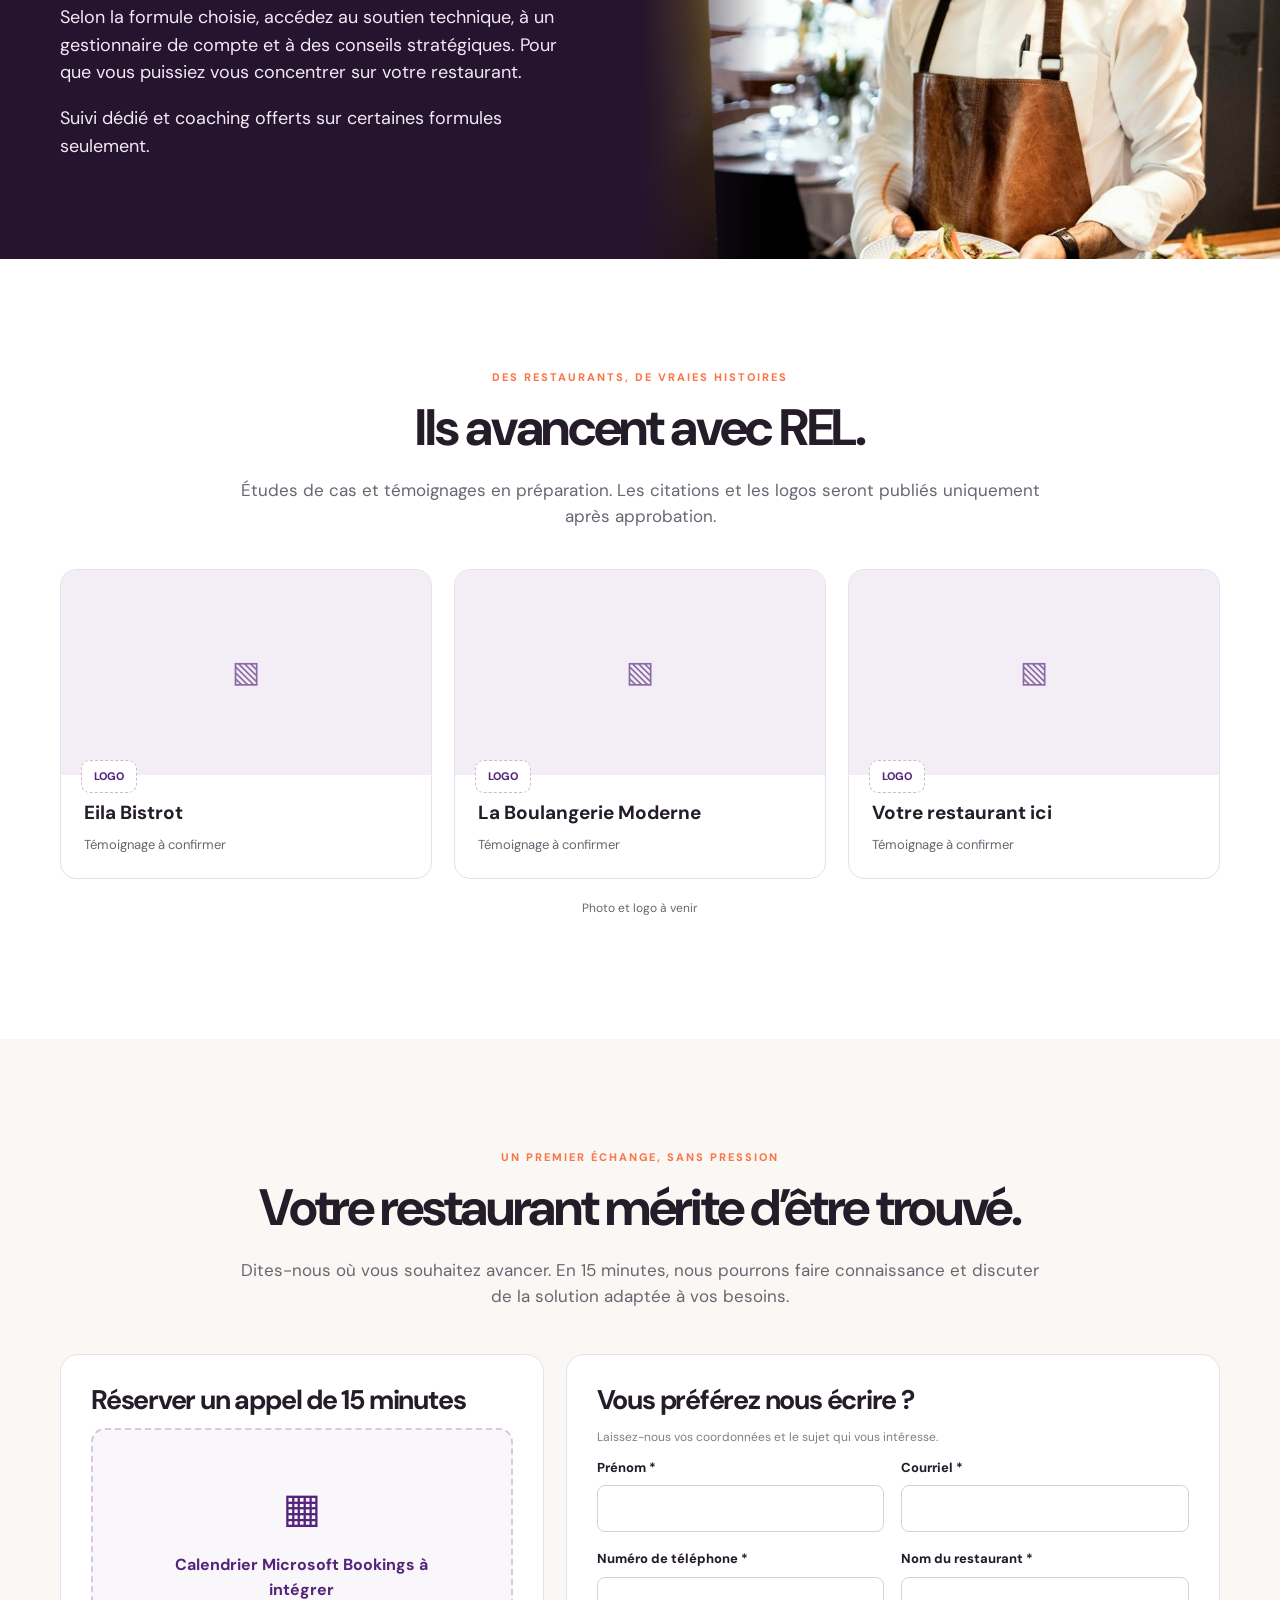
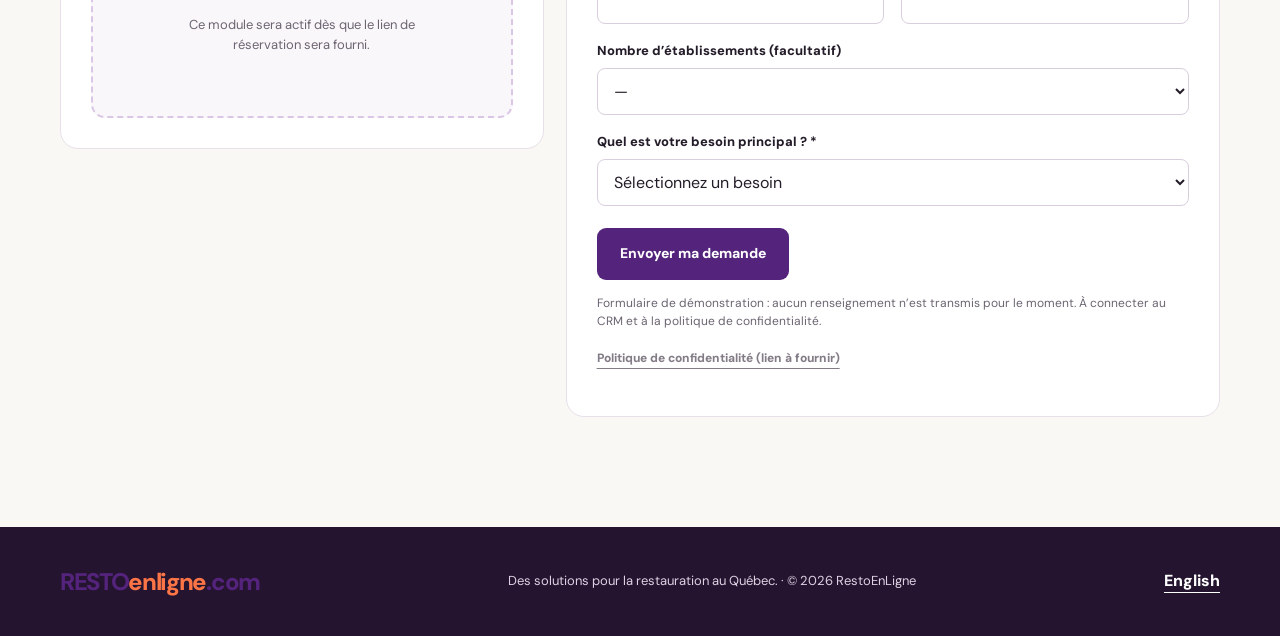
<file: fr/index.html>
<!doctype html><html lang="fr-CA"><head><meta charset="utf-8"><meta name="viewport" content="width=device-width,initial-scale=1"><meta name="theme-color" content="#54237C"><meta name="robots" content="noindex,nofollow"><title>Visibilité, site web et commandes pour restaurants | RestoEnLigne</title><meta name="description" content="RestoEnLigne accompagne les restaurants du Québec : visibilité en ligne, recrutement, site web et commandes en ligne. Fiche gratuite, forfaits dès 29 $/mois."><meta property="og:type" content="website"><meta property="og:title" content="Visibilité, site web et commandes pour restaurants | RestoEnLigne"><meta property="og:description" content="RestoEnLigne accompagne les restaurants du Québec : visibilité en ligne, recrutement, site web et commandes en ligne. Fiche gratuite, forfaits dès 29 $/mois."><link rel="stylesheet" href="../assets/styles.css"><link rel="preload" href="../assets/hero-restaurateur.jpg" as="image"><link rel="alternate" hreflang="fr-CA" href="https://restoenligne.com/restaurateurs/fr/"><link rel="alternate" hreflang="en-CA" href="https://restoenligne.com/restaurateurs/en/"><!-- Replace canonical/hreflang with actual deployment URLs when approved. Noindex stays on for review. --></head><body>
<a class="skip" href="#main">Aller au contenu</a><header class="header"><div class="nav container"><a class="logo" href="#top" aria-label="RestoEnLigne">RESTO<span>enligne</span>.com</a><nav class="links" id="navigation" aria-label="Main navigation"><a href="#defis">Vos défis</a><a href="#plateforme">La plateforme</a><a href="#solutions">Les solutions</a><a href="#entreprise">Entreprise</a><a href="#contact">Contact</a></nav><div class="nav-right"><a class="lang" href="../en/" hreflang="en-CA">EN</a><a class="btn purple nav-cta" href="#contact">Réserver un appel</a><button class="menu-button" type="button" aria-expanded="false" aria-controls="navigation" aria-label="Menu">☰</button></div></div></header>
<main id="main"><section id="top" class="hero"><div class="hero-grid"><div class="hero-copy"><div class="eyebrow">RestoEnLigne · à vos côtés</div><h1>Plus de clients pour votre restaurant.<em>Plus de commandes. Un seul partenaire.</em></h1><p class="hero-desc">Vous faites vivre votre restaurant. Nous vous aidons à le faire connaître, à recruter et à développer vos ventes — simplement.</p><div class="hero-actions"><a class="btn orange" href="#contact">Réserver mon appel gratuit (15 min)</a><a class="text-link" href="#defis">Découvrir les solutions</a></div><p class="hero-note">Fiche gratuite · Forfaits dès 29 $/mois · Sans engagement pour l’appel</p></div><div class="hero-photo"><img src="../assets/hero-restaurateur.jpg" alt="Restaurateur souriant derrière son comptoir" fetchpriority="high"></div></div></section>
<section class="stats" aria-label="RestoEnLigne"><div class="container"><div class="stats-grid"><div class="stat"><strong>26 000+</strong><span>restaurants répertoriés</span></div><div class="stat"><strong>6 000+</strong><span>visiteurs québécois par jour</span></div><div class="stat"><strong>Depuis 2003</strong><span>aux côtés des restaurateurs</span></div></div><p class="internal">Chiffres institutionnels à confirmer avant publication.</p></div></section>
<section class="split-band" id="defis"><div class="photo"><img src="../assets/cuisine-commandes.jpg" alt="Employé préparant des plats en cuisine" loading="lazy"></div><div class="copy"><div class="eyebrow">On connaît votre quotidien</div><h2>Vous avez déjà assez de choses à gérer.</h2><p>La cuisine, le service, l’équipe, les fournisseurs… Pendant ce temps, des clients cherchent où manger et des candidats cherchent où travailler. Vous n’avez pas à tout faire seul.</p></div></section>
<section class="section cards-section" id="solutions"><div class="container"><div class="intro"><div class="eyebrow">Vos besoins, nos solutions</div><h2>Vous gérez le restaurant. On vous aide pour le reste.</h2><p>Touchez une carte pour découvrir comment nous pouvons vous aider — à votre rythme.</p></div><div class="cards-grid"><article class="flip" id="card-clients"><div class="flip-inner"><div class="face front"><div class="card-top"><span class="card-icon" aria-hidden="true">☀</span><span class="card-num">01</span></div><div><h3>Attirer plus de clients</h3><p>Les gens cherchent où manger. Soyez là quand ils regardent.</p></div><span class="card-action">Découvrir comment ↻</span></div><div class="face back"><div><small>Une solution à envisager</small><div class="plan">Essentiel · Spotlight</div><h3>Faites-vous connaître en ligne.</h3><p>Une fiche optimisée sur RestoEnLigne aide les clients à découvrir votre adresse. Pour commencer, Spotlight propose une fiche gratuite.</p></div><span class="card-action">Revenir ↻</span></div></div><button class="flip-button" type="button" aria-pressed="false" aria-label="Attirer plus de clients — Découvrir comment"></button><a href="#contact" data-need="clients" class="card-link" aria-label="Parlons-en: Attirer plus de clients">Parlons-en ↗</a></article><article class="flip" id="card-staff"><div class="flip-inner"><div class="face front"><div class="card-top"><span class="card-icon" aria-hidden="true">☺</span><span class="card-num">02</span></div><div><h3>Trouver les bons employés</h3><p>Faites connaître vos postes aux candidats en restauration.</p></div><span class="card-action">Découvrir comment ↻</span></div><div class="face back"><div><small>Une solution à envisager</small><div class="plan">Essentiel</div><h3>Vos postes là où les candidats cherchent.</h3><p>Publiez vos offres sur RestoEnLigne pour les rendre découvrables sur les moteurs de recherche, selon leurs critères.</p></div><span class="card-action">Revenir ↻</span></div></div><button class="flip-button" type="button" aria-pressed="false" aria-label="Trouver les bons employés — Découvrir comment"></button><a href="#contact" data-need="staff" class="card-link" aria-label="Parlons-en: Trouver les bons employés">Parlons-en ↗</a></article><article class="flip" id="card-website"><div class="flip-inner"><div class="face front"><div class="card-top"><span class="card-icon" aria-hidden="true">▣</span><span class="card-num">03</span></div><div><h3>Avoir un beau site web</h3><p>Montrez votre menu, vos photos et ce qui vous rend unique.</p></div><span class="card-action">Découvrir comment ↻</span></div><div class="face back"><div><small>Une solution à envisager</small><div class="plan">Visibilité</div><h3>Un site à la hauteur de votre cuisine.</h3><p>Un site web personnalisé pour présenter votre restaurant et donner accès facilement à vos informations essentielles.</p></div><span class="card-action">Revenir ↻</span></div></div><button class="flip-button" type="button" aria-pressed="false" aria-label="Avoir un beau site web — Découvrir comment"></button><a href="#contact" data-need="website" class="card-link" aria-label="Parlons-en: Avoir un beau site web">Parlons-en ↗</a></article><article class="flip" id="card-orders"><div class="flip-inner"><div class="face front"><div class="card-top"><span class="card-icon" aria-hidden="true">◈</span><span class="card-num">04</span></div><div><h3>Recevoir des commandes en ligne</h3><p>Facilitez la commande pour les clients qui aiment votre cuisine.</p></div><span class="card-action">Découvrir comment ↻</span></div><div class="face back"><div><small>Une solution à envisager</small><div class="plan">Performance</div><h3>La commande directe, plus simplement.</h3><p>Une page dédiée et un module de commande en ligne. Des frais de 10 % s’appliquent aux commandes en ligne.</p></div><span class="card-action">Revenir ↻</span></div></div><button class="flip-button" type="button" aria-pressed="false" aria-label="Recevoir des commandes en ligne — Découvrir comment"></button><a href="#contact" data-need="orders" class="card-link" aria-label="Parlons-en: Recevoir des commandes en ligne">Parlons-en ↗</a></article><article class="flip" id="card-marketing"><div class="flip-inner"><div class="face front"><div class="card-top"><span class="card-icon" aria-hidden="true">✦</span><span class="card-num">05</span></div><div><h3>Faire parler de mon restaurant</h3><p>Faites découvrir votre établissement à de nouvelles personnes.</p></div><span class="card-action">Découvrir comment ↻</span></div><div class="face back"><div><small>Une solution à envisager</small><div class="plan">Tout-en-un · à discuter</div><h3>Donnez plus d’écho à votre restaurant.</h3><p>Pages promotionnelles dans le Tout-en-un. Campagnes locales et collaborations avec des créateurs : possibilités à discuter selon vos objectifs.</p></div><span class="card-action">Revenir ↻</span></div></div><button class="flip-button" type="button" aria-pressed="false" aria-label="Faire parler de mon restaurant — Découvrir comment"></button><a href="#contact" data-need="marketing" class="card-link" aria-label="Parlons-en: Faire parler de mon restaurant">Parlons-en ↗</a></article><article class="flip" id="card-coaching"><div class="flip-inner"><div class="face front"><div class="card-top"><span class="card-icon" aria-hidden="true">♡</span><span class="card-num">06</span></div><div><h3>Être accompagné</h3><p>Vous n’avez pas à devenir expert du marketing.</p></div><span class="card-action">Découvrir comment ↻</span></div><div class="face back"><div><small>Une solution à envisager</small><div class="plan">Selon le forfait annuel</div><h3>Des outils et des humains à vos côtés.</h3><p>Support chat et courriel dès Essentiel. Suivi personnalisé et coaching offerts sur certaines formules annuelles seulement.</p></div><span class="card-action">Revenir ↻</span></div></div><button class="flip-button" type="button" aria-pressed="false" aria-label="Être accompagné — Découvrir comment"></button><a href="#contact" data-need="coaching" class="card-link" aria-label="Parlons-en: Être accompagné">Parlons-en ↗</a></article></div></div></section>
<section class="section product" id="plateforme"><div class="container"><div class="intro"><div class="eyebrow">Une plateforme simple</div><h2>Vos outils au même endroit.</h2><p>Votre fiche restaurant, vos offres d’emploi, votre site web et vos commandes en ligne, selon votre forfait. Sans multiplier les outils inutiles.</p></div><div class="mock-browser"><div class="mock-bar"><span class="mock-dot"></span><span class="mock-dot"></span><span class="mock-dot"></span></div><div class="mock-screen"><div class="gif-placeholder"><div style="font-size:40px;color:var(--orange)" aria-hidden="true">▣</div><strong>Démonstration de la plateforme REL</strong><p>Emplacement pour un GIF authentique de l’interface — à ajouter avant publication.</p></div></div></div></div></section>
<section class="section compare" id="comparateur"><div class="container"><div class="intro"><div class="eyebrow">Des offres adaptées à votre réalité</div><h2>La bonne solution, selon votre restaurant.</h2><p>Comparez les fonctionnalités, puis parlons de ce dont vous avez réellement besoin.</p></div><details><summary><span class="btn orange">Comparer les fonctionnalités ↓</span></summary><div class="table-scroll" role="region" tabindex="0" aria-label="La bonne solution, selon votre restaurant."><table><thead><tr><th scope="col">Fonctionnalités</th><th scope="col" class="">Spotlight</th><th scope="col" class="">Essentiel</th><th scope="col" class="">Visibilité</th><th scope="col" class="">Performance</th><th scope="col" class="featured">Tout-en-un</th><th scope="col" class="">Entreprise</th></tr></thead><tbody><tr><th scope="row">Fiche sur RestoEnLigne</th><td class=""><span class=check aria-label=Included>✓</span></td><td class=""><span class=check aria-label=Included>✓</span></td><td class=""><span class=check aria-label=Included>✓</span></td><td class=""><span class=check aria-label=Included>✓</span></td><td class="featured"><span class=check aria-label=Included>✓</span></td><td class="">Sur mesure</td></tr><tr><th scope="row">Visibilité sur le web</th><td class="">—</td><td class=""><span class=check aria-label=Included>✓</span></td><td class=""><span class=check aria-label=Included>✓</span></td><td class="">—</td><td class="featured"><span class=check aria-label=Included>✓</span></td><td class="">Sur mesure</td></tr><tr><th scope="row">Offres d’emploi</th><td class="">—</td><td class="">Inclus</td><td class="">Illimitées + mises en avant</td><td class="">—</td><td class="featured">Illimitées + mises en avant</td><td class="">Sur mesure</td></tr><tr><th scope="row">Site web personnalisé</th><td class="">—</td><td class="">—</td><td class=""><span class=check aria-label=Included>✓</span></td><td class="">—</td><td class="featured"><span class=check aria-label=Included>✓</span></td><td class="">Sur mesure</td></tr><tr><th scope="row">Pages promotionnelles</th><td class="">—</td><td class="">—</td><td class="">—</td><td class="">—</td><td class="featured"><span class=check aria-label=Included>✓</span></td><td class="">Sur mesure</td></tr><tr><th scope="row">Commandes en ligne</th><td class="">—</td><td class="">—</td><td class="">—</td><td class=""><span class=check aria-label=Included>✓</span></td><td class="featured"><span class=check aria-label=Included>✓</span></td><td class="">Sur mesure</td></tr><tr><th scope="row">Support chat et courriel</th><td class="">—</td><td class=""><span class=check aria-label=Included>✓</span></td><td class=""><span class=check aria-label=Included>✓</span></td><td class="">À confirmer</td><td class="featured"><span class=check aria-label=Included>✓</span></td><td class="">Sur mesure</td></tr><tr><th scope="row">Accompagnement annuel</th><td class="">—</td><td class="">REL Academy</td><td class="">Rendez-vous trimestriel</td><td class="">—</td><td class="featured">Rendez-vous mensuel + coaching trimestriel</td><td class="">Sur mesure</td></tr></tbody></table></div><p class="compare-foot">10 % de frais sur les commandes en ligne. Les modalités de chaque offre sont confirmées durant l’appel.</p></details></div></section>
<section class="enterprise" id="entreprise"><div class="container enterprise-grid"><div><div class="eyebrow" style="color:#ffbe9c">Pour les groupes de restaurants</div><h2>Plusieurs restaurants ? Un seul partenaire.</h2><p>Vous gérez trois établissements ou plus ? Parlons d’une solution sur mesure pour la visibilité, les sites web, le recrutement et les commandes.</p><a class="btn orange" href="#contact">Parlons de votre projet</a></div><div class="enterprise-pill">Entreprise · Sur devis</div></div></section>
<section class="human"><div class="human-copy"><div class="eyebrow">Des outils, mais aussi des humains</div><h2>Vous n’avez pas à devenir expert du marketing.</h2><p>Selon la formule choisie, accédez au soutien technique, à un gestionnaire de compte et à des conseils stratégiques. Pour que vous puissiez vous concentrer sur votre restaurant.</p><p class="footnote">Suivi dédié et coaching offerts sur certaines formules seulement.</p></div><div class="human-photo"><img src="../assets/service-equipe.jpg" alt="Membre d’une équipe de restaurant en salle" loading="lazy"></div></section>
<section class="section stories" id="temoignages" data-status="placeholder"><div class="container"><div class="intro"><div class="eyebrow">Des restaurants, de vraies histoires</div><h2>Ils avancent avec REL.</h2><p>Études de cas et témoignages en préparation. Les citations et les logos seront publiés uniquement après approbation.</p></div><div class="stories-grid"><article class="story"><div class="story-photo" role="img" aria-label="Photo et logo à venir"><span class="photo-icon" aria-hidden="true">▧</span><div class="logo-slot">LOGO</div></div><div class="story-body"><strong>Eila Bistrot</strong><p>Témoignage à confirmer</p></div></article><article class="story"><div class="story-photo" role="img" aria-label="Photo et logo à venir"><span class="photo-icon" aria-hidden="true">▧</span><div class="logo-slot">LOGO</div></div><div class="story-body"><strong>La Boulangerie Moderne</strong><p>Témoignage à confirmer</p></div></article><article class="story"><div class="story-photo" role="img" aria-label="Photo et logo à venir"><span class="photo-icon" aria-hidden="true">▧</span><div class="logo-slot">LOGO</div></div><div class="story-body"><strong>Votre restaurant ici</strong><p>Témoignage à confirmer</p></div></article></div><p class="stories-note">Photo et logo à venir</p></div></section>
<section class="section contact" id="contact"><div class="container"><div class="intro"><div class="eyebrow">Un premier échange, sans pression</div><h2>Votre restaurant mérite d’être trouvé.</h2><p>Dites-nous où vous souhaitez avancer. En 15 minutes, nous pourrons faire connaissance et discuter de la solution adaptée à vos besoins.</p></div><div class="contact-grid"><div class="contact-panel"><h3>Réserver un appel de 15 minutes</h3><div class="booking-placeholder"><span aria-hidden="true">▦</span><strong>Calendrier Microsoft Bookings à intégrer</strong><p>Ce module sera actif dès que le lien de réservation sera fourni.</p></div></div><div class="contact-panel"><h3>Vous préférez nous écrire ?</h3><p class="footnote">Laissez-nous vos coordonnées et le sujet qui vous intéresse.</p><form id="contact-form"><div class="form-grid"><div class="field"><label for="first">Prénom *</label><input id="first" name="first" required autocomplete="given-name" maxlength="80"></div><div class="field"><label for="email">Courriel *</label><input id="email" name="email" type="email" required autocomplete="email" maxlength="254"></div><div class="field"><label for="phone">Numéro de téléphone *</label><input id="phone" name="phone" type="tel" inputmode="tel" autocomplete="tel" pattern="[+0-9 ()-]{7,24}" title="7 à 24 caractères : chiffres, +, espaces, parenthèses et traits" required></div><div class="field"><label for="restaurant">Nom du restaurant *</label><input id="restaurant" name="restaurant" required maxlength="130" autocomplete="organization"></div><div class="field wide"><label for="locations">Nombre d’établissements (facultatif)</label><select id="locations" name="locations"><option value="">—</option><option>1</option><option>2</option><option>3–5</option><option>6+</option></select></div><div class="field wide"><label for="need">Quel est votre besoin principal ? *</label><select id="need" name="need" required><option value="">Sélectionnez un besoin</option><option value="clients">Attirer plus de clients</option><option value="staff">Trouver du personnel</option><option value="website">Créer ou améliorer mon site web</option><option value="orders">Recevoir des commandes en ligne</option><option value="marketing">Faire parler de mon restaurant</option><option value="coaching">Obtenir du coaching / accompagnement</option><option value="multiple">Plusieurs besoins</option><option value="other">Autre</option></select></div><div class="field wide hidden" id="other-wrap"><label for="other">Précisez votre besoin</label><textarea id="other" name="other"></textarea></div></div><button class="btn purple" type="submit" style="margin-top:22px">Envoyer ma demande</button><p class="privacy-note">Formulaire de démonstration : aucun renseignement n’est transmis pour le moment. À connecter au CRM et à la politique de confidentialité.</p><p><a class="text-link footnote" href="#" aria-disabled="true" onclick="return false">Politique de confidentialité (lien à fournir)</a></p><p id="form-msg" tabindex="-1" hidden class="form-msg" role="status">Formulaire de démonstration uniquement : aucun message n’a été envoyé.</p></form></div></div></div></section></main>
<footer class="footer"><div class="container"><a class="logo" href="#top">RESTO<span>enligne</span>.com</a><p>Des solutions pour la restauration au Québec. · © 2026 RestoEnLigne</p><a href="../en/" class="text-link">English</a></div></footer><script src="../assets/site.js" defer></script></body></html>
</file>
<file: assets/styles.css>
@import url('https://fonts.googleapis.com/css2?family=DM+Sans:wght@400;500;600;700;800&display=swap');
:root{--purple:#54237c;--purple-dark:#2d153e;--orange:#fc7547;--cream:#faf8f5;--ink:#241c29;--muted:#6c6471;--line:#e7dfe9}*{box-sizing:border-box}html{scroll-behavior:smooth}body{margin:0;color:var(--ink);font:16px/1.55 'DM Sans',system-ui,sans-serif;background:#fff}h1,h2,h3,p{margin-top:0}h1,h2,h3{letter-spacing:-.045em;line-height:1.12}a{color:inherit;text-decoration:none}button,input,select,textarea{font:inherit}button{cursor:pointer}button:focus-visible,a:focus-visible,input:focus-visible,select:focus-visible,textarea:focus-visible{outline:3px solid var(--orange);outline-offset:4px}img{max-width:100%;height:auto} .container{width:min(1160px,calc(100% - 48px));margin-inline:auto} .skip{position:absolute;left:-9999px;background:white;padding:10px;z-index:100}.skip:focus{left:12px;top:12px}.header{height:78px;background:white;position:sticky;top:0;z-index:40;box-shadow:0 1px 12px #190b1e12}.nav{height:100%;display:flex;align-items:center;justify-content:space-between;gap:20px}.logo{color:var(--purple);font-weight:800;font-size:24px;letter-spacing:-.055em;white-space:nowrap}.logo span{color:var(--orange)}.links{display:flex;align-items:center;gap:27px;font-size:13px;font-weight:700}.nav-right{display:flex;align-items:center;gap:12px}.lang{font-size:13px;font-weight:800;border:1px solid var(--line);border-radius:8px;padding:10px}.menu-button{display:none;border:0;background:transparent;font-size:24px}.btn{display:inline-flex;align-items:center;justify-content:center;border:0;border-radius:9px;padding:15px 23px;font-size:14px;font-weight:800;min-height:48px;transition:transform .15s ease,filter .15s ease;text-align:center}.btn:hover{transform:translateY(-2px);filter:brightness(1.04)}.btn.purple{background:var(--purple);color:#fff}.btn.orange{background:var(--orange);color:#281231}.btn.white{background:white;color:var(--purple)}.text-link{font-weight:800;text-decoration:underline;text-underline-offset:6px}.eyebrow{font-size:11px;font-weight:800;letter-spacing:.18em;text-transform:uppercase;color:var(--orange)}.section{padding:110px 0}.intro{text-align:center;max-width:800px;margin:0 auto}.intro h2{font-size:clamp(34px,4vw,58px);margin:13px 0 20px}.intro p{font-size:17px;color:var(--muted)}.hero{background:var(--purple-dark);color:white;min-height:640px}.hero-grid{display:grid;grid-template-columns:minmax(0,1.1fr) minmax(0,.9fr);align-items:stretch;min-height:640px}.hero-copy{padding:96px 38px 95px max(24px,calc((100vw - 1160px)/2));align-self:center;position:relative;z-index:2}.hero h1{font-size:clamp(42px,4.6vw,73px);font-weight:800;margin:21px 0 26px;max-width:800px}.hero h1 em{display:block;font-style:normal;color:#ff9b75}.hero-desc{font-size:19px;max-width:610px;line-height:1.56;color:#f7ecfa}.hero-actions{display:flex;align-items:center;gap:19px;flex-wrap:wrap;margin-top:30px}.hero-note{font-size:12px;color:#e9ddeb;margin-top:22px}.hero-photo{position:relative;overflow:hidden;min-height:580px}.hero-photo img{width:100%;height:100%;position:absolute;inset:0;object-fit:cover;object-position:51% 27%}.hero-photo:after{content:'';position:absolute;inset:0;background:linear-gradient(90deg,var(--purple-dark) 0%,#2d153e30 20%,transparent 45%)}.stats{border-bottom:1px solid var(--line);padding:41px 0;background:#fff}.stats-grid{display:grid;grid-template-columns:repeat(3,1fr);gap:20px}.stat{text-align:center;border-right:1px solid var(--line)}.stat:last-child{border:0}.stat strong{display:block;color:var(--purple);font-size:30px;letter-spacing:-.045em}.stat span{display:block;color:var(--muted);font-size:13px}.stats .internal{font-size:10px;color:#938d96;margin:15px 0 0;text-align:center}.split-band{background:var(--cream);display:grid;grid-template-columns:1fr 1fr;min-height:540px}.split-band .photo{min-height:540px;overflow:hidden}.split-band .photo img{width:100%;height:100%;object-fit:cover;object-position:50% 16%;display:block}.split-band .copy{display:flex;flex-direction:column;justify-content:center;padding:70px max(32px,calc((100vw - 1160px)/2)) 70px 70px}.split-band h2{font-size:clamp(35px,4vw,58px);margin:18px 0 23px;max-width:570px}.split-band p{font-size:18px;max-width:580px;color:#554b5a}.cards-section{background:white}.cards-grid{display:grid;grid-template-columns:repeat(3,1fr);gap:20px;margin-top:52px}.flip{min-height:295px;perspective:1000px}.flip-button{position:relative;width:100%;height:100%;min-height:295px;display:block;text-align:left;border:0;background:transparent;padding:0;border-radius:17px;cursor:pointer}.flip-inner{position:relative;height:100%;min-height:295px;transition:transform .55s cubic-bezier(.2,.7,.2,1);transform-style:preserve-3d}.flip.is-flipped .flip-inner{transform:rotateY(180deg)}.face{position:absolute;inset:0;border-radius:17px;padding:30px;backface-visibility:hidden;-webkit-backface-visibility:hidden;display:flex;flex-direction:column;align-items:flex-start;justify-content:space-between;overflow:hidden}.front{background:var(--cream);border:1px solid #e9e0e9}.front:hover{border-color:#fcb68c}.back{background:var(--purple);color:white;transform:rotateY(180deg);border:1px solid var(--purple)}.card-top{width:100%;display:flex;justify-content:space-between;align-items:start}.card-icon{width:52px;height:52px;display:grid;place-items:center;color:var(--orange);border-radius:14px;font-size:28px;background:#fff2e9}.card-num{font-size:12px;font-weight:800;color:#a595ad}.face h3{font-size:25px;margin:16px 0 11px}.face p{font-size:14px;color:#6c6471;line-height:1.5;margin:0}.back h3{font-size:20px;margin:10px 0 9px;color:white}.back p{color:#f8eefb}.back small{font-size:11px;color:#ffae86;font-weight:800;text-transform:uppercase;letter-spacing:.07em}.back .plan{font-size:13px;font-weight:800;color:#ffbd98}.card-action{font-size:13px;color:var(--purple);font-weight:800;margin-top:12px}.back .card-action{color:#ffc29d}.card-intro{max-width:670px}.product{background:var(--cream)}.mock-browser{max-width:920px;margin:45px auto 0;background:#21102e;border-radius:21px;padding:16px;box-shadow:0 24px 50px #31174122}.mock-bar{background:#f1edf3;padding:15px;border-radius:10px 10px 0 0;display:flex;gap:6px}.mock-dot{width:9px;height:9px;border-radius:50%;background:#c6bbcb}.mock-screen{background:#fff;min-height:340px;border-radius:0 0 10px 10px;display:grid;place-items:center;padding:30px;text-align:center}.mock-screen strong{font-size:23px;color:var(--purple)}.mock-screen p{max-width:440px;color:var(--muted);font-size:15px}.gif-placeholder{border:2px dashed #d9c5e2;padding:35px;max-width:580px;border-radius:16px;background:#fcf9fd}.footnote{color:#837b85;font-size:12px}.compare{background:white}.compare details{margin-top:36px}.compare summary{list-style:none;cursor:pointer;display:flex;justify-content:center;align-items:center;gap:10px}.compare summary::-webkit-details-marker{display:none}.compare summary .btn{pointer-events:none}.compare details[open] summary{margin-bottom:27px}.table-scroll{overflow-x:auto;border:1px solid #e6dfe9;border-radius:18px;box-shadow:0 8px 25px #2e10380b}.table-scroll table{border-collapse:collapse;width:100%;min-width:850px;font-size:13px}.table-scroll th,.table-scroll td{padding:17px 12px;text-align:center;border-bottom:1px solid #eee7ee}.table-scroll th{background:#f4eaf7;color:var(--purple);font-size:13px}.table-scroll th:first-child,.table-scroll td:first-child{text-align:left;padding-left:20px;font-weight:800}.table-scroll th.featured{background:var(--orange);color:#26142b}.table-scroll td.featured{background:#fff4ed}.table-scroll tr:hover td{background:#faf5fc}.table-scroll tr:hover td.featured{background:#ffede4}.check{display:inline-grid;place-items:center;width:23px;height:23px;border-radius:50%;background:#fce0d3;color:#a43b0e;font-weight:900}.compare-foot{color:#675a6c;font-size:12px;margin-top:22px}.enterprise{background:var(--purple);color:white;padding:95px 0}.enterprise-grid{display:grid;grid-template-columns:1.3fr .7fr;gap:60px;align-items:center}.enterprise h2{font-size:clamp(36px,4vw,56px);margin:17px 0 18px}.enterprise p{color:#f4e8f8;font-size:18px;max-width:660px}.enterprise-pill{border:1px solid #c59ccf;padding:20px 24px;border-radius:16px;text-align:center;font-weight:800}.human{background:#24142d;color:white;display:grid;grid-template-columns:1fr 1fr;min-height:520px}.human .human-copy{padding:80px 60px 80px max(24px,calc((100vw - 1160px)/2));align-self:center}.human h2{font-size:clamp(35px,4vw,53px);margin:17px 0}.human p{color:#f3e8f5;max-width:560px;font-size:18px}.human-photo{min-height:520px;position:relative;overflow:hidden}.human-photo img{width:100%;height:100%;position:absolute;inset:0;object-fit:cover;object-position:50% 15%}.human-photo:before{content:'';position:absolute;inset:0;background:linear-gradient(90deg,#24142d,transparent 20%);z-index:1}.stories{background:#fff}.stories-grid{display:grid;grid-template-columns:repeat(3,1fr);gap:22px;margin-top:40px}.story{border:1px solid var(--line);border-radius:16px;overflow:hidden}.story-photo{height:205px;background:#f3edf6;display:grid;place-items:center;text-align:center;position:relative;color:var(--purple)}.story-photo .photo-icon{font-size:30px;opacity:.65}.story-body{padding:23px}.story-body strong{font-size:19px}.story-body p{font-size:13px;color:var(--muted);margin:7px 0 0}.logo-slot{position:absolute;bottom:-18px;left:20px;border-radius:9px;border:1px dashed #cbb8d2;padding:7px 12px;background:white;font-size:11px;color:var(--purple);font-weight:800}.stories-note{text-align:center;margin-top:20px;font-size:12px;color:var(--muted)}.contact{background:var(--cream)}.contact-grid{display:grid;grid-template-columns:.85fr 1.15fr;gap:22px;margin-top:45px;align-items:start}.contact-panel{background:white;border:1px solid var(--line);border-radius:18px;padding:30px;min-width:0}.contact-panel h3{font-size:27px;margin:0 0 12px}.booking-placeholder{border:2px dashed #dac6e5;border-radius:14px;background:#faf7fb;min-height:290px;display:flex;flex-direction:column;align-items:center;justify-content:center;text-align:center;padding:25px;color:var(--purple);gap:12px}.booking-placeholder span{font-size:41px}.booking-placeholder strong{max-width:290px}.booking-placeholder p{color:var(--muted);max-width:270px;font-size:13px}.form-grid{display:grid;grid-template-columns:1fr 1fr;gap:17px}.field{display:flex;flex-direction:column;gap:7px;min-width:0}.field.wide{grid-column:1/-1}.field label{font-size:13px;font-weight:800}.field input,.field select,.field textarea{width:100%;min-height:47px;border:1px solid #d9cedd;border-radius:8px;background:white;padding:10px 12px;color:var(--ink)}.field textarea{min-height:95px;resize:vertical}.form-msg{font-size:13px;color:#6b4b79;margin:12px 0}.privacy-note{color:var(--muted);font-size:12px;margin:14px 0}.footer{padding:36px 0;background:#25142f;color:white}.footer .container{display:flex;align-items:center;justify-content:space-between;gap:16px}.footer p{font-size:13px;color:#ddd1e3;margin:0}.hidden{display:none!important}
@media(max-width:1050px){.links{gap:14px}.nav-cta{padding:12px;font-size:12px}.hero h1{font-size:clamp(41px,5.2vw,65px)}.hero-copy{padding-left:32px}.cards-grid{grid-template-columns:repeat(2,1fr)}.split-band .copy{padding:55px 35px}.human .human-copy{padding:60px 35px}}
@media(max-width:760px){.container{width:min(100% - 34px,1160px)}.header{height:66px}.logo{font-size:21px}.links{display:none;position:absolute;top:66px;left:0;right:0;background:white;padding:17px;box-shadow:0 15px 25px #21132922;flex-direction:column;align-items:start}.links.open{display:flex}.menu-button{display:block}.nav-cta{padding:10px 13px;min-height:41px;font-size:11px}.nav-right{gap:6px}.lang{font-size:12px;padding:8px}.section{padding:75px 0}.hero,.hero-grid{min-height:0}.hero-grid{display:flex;flex-direction:column-reverse}.hero-photo{min-height:320px;height:42svh;max-height:440px}.hero-photo img{position:absolute;object-position:50% 22%}.hero-photo:after{background:linear-gradient(0deg,#2d153e 0%,transparent 45%)}.hero-copy{padding:12px 23px 72px;max-width:720px;align-self:stretch}.hero h1{font-size:clamp(35px,9vw,57px);margin:15px 0 18px}.hero-desc{font-size:17px}.hero-actions{margin-top:24px;gap:15px;align-items:stretch}.hero-actions .btn{width:100%}.hero-note{line-height:1.55}.stats{padding:31px 0}.stats-grid{grid-template-columns:repeat(3,1fr);gap:0}.stat{padding:0 7px}.stat strong{font-size:clamp(17px,5vw,25px)}.stat span{font-size:11px}.stats .internal{padding:0 15px}.split-band{grid-template-columns:1fr}.split-band .photo{min-height:310px;height:42svh}.split-band .copy{padding:48px 23px 60px}.split-band h2{font-size:clamp(35px,8vw,47px)}.split-band p{font-size:16px}.intro h2{font-size:clamp(32px,8vw,47px)}.intro p{font-size:16px}.cards-grid{grid-template-columns:1fr;gap:14px;margin-top:30px}.flip,.flip-button,.flip-inner{min-height:255px}.face{padding:25px}.face h3{font-size:24px}.back h3{font-size:19px}.mock-browser{padding:9px;margin-top:27px;border-radius:13px}.mock-screen{min-height:260px}.gif-placeholder{padding:25px 15px}.enterprise-grid,.contact-grid{grid-template-columns:1fr}.enterprise{padding:73px 0}.human{grid-template-columns:1fr}.human-photo{grid-row:1;min-height:320px;height:40svh}.human .human-copy{padding:45px 23px 65px}.stories-grid{grid-template-columns:1fr}.story-photo{height:220px}.contact-panel{padding:23px}.form-grid{grid-template-columns:1fr}.footer .container{flex-direction:column;text-align:center}.menu-button{margin-right:0}}
@media(max-width:420px){.nav-cta{font-size:10px;padding:9px 10px}.hero h1{font-size:36px}.hero-photo{min-height:265px}.stats-grid{grid-template-columns:1fr;gap:16px}.stat{border-right:0;border-bottom:1px solid var(--line);padding-bottom:15px}.stat:last-child{border-bottom:0;padding-bottom:0}.contact-panel{padding:18px}}
@media(prefers-reduced-motion:reduce){html{scroll-behavior:auto}.flip-inner,.btn{transition:none!important}}

.flip{position:relative}.flip-button{position:absolute;inset:0;z-index:2;opacity:0;width:100%;height:100%;min-height:0;display:block}.flip .card-link{position:absolute;bottom:18px;left:30px;z-index:3;pointer-events:none;color:#ffcaad;font-size:13px;font-weight:800;opacity:0}.flip.is-flipped .card-link{opacity:1;pointer-events:auto}.flip.is-flipped .card-action{opacity:0}.flip .card-link:focus-visible{background:#fff;color:var(--purple);padding:4px;border-radius:4px}/* Final content-fit tweaks for verbose French and responsive cards */
.flip,.flip-inner,.flip-button{min-height:345px}.flip .face{padding:27px}.flip .back p{font-size:13px;line-height:1.48}.flip .back h3{font-size:19px}.flip .back .plan{font-size:12px}.flip .back .card-action{margin:0}
@media(max-width:760px){.flip,.flip-inner,.flip-button{min-height:325px}.flip .face{padding:23px}.flip .card-link{left:23px;bottom:16px}}
@media(max-width:375px){.flip,.flip-inner,.flip-button{min-height:350px}}
</file>
